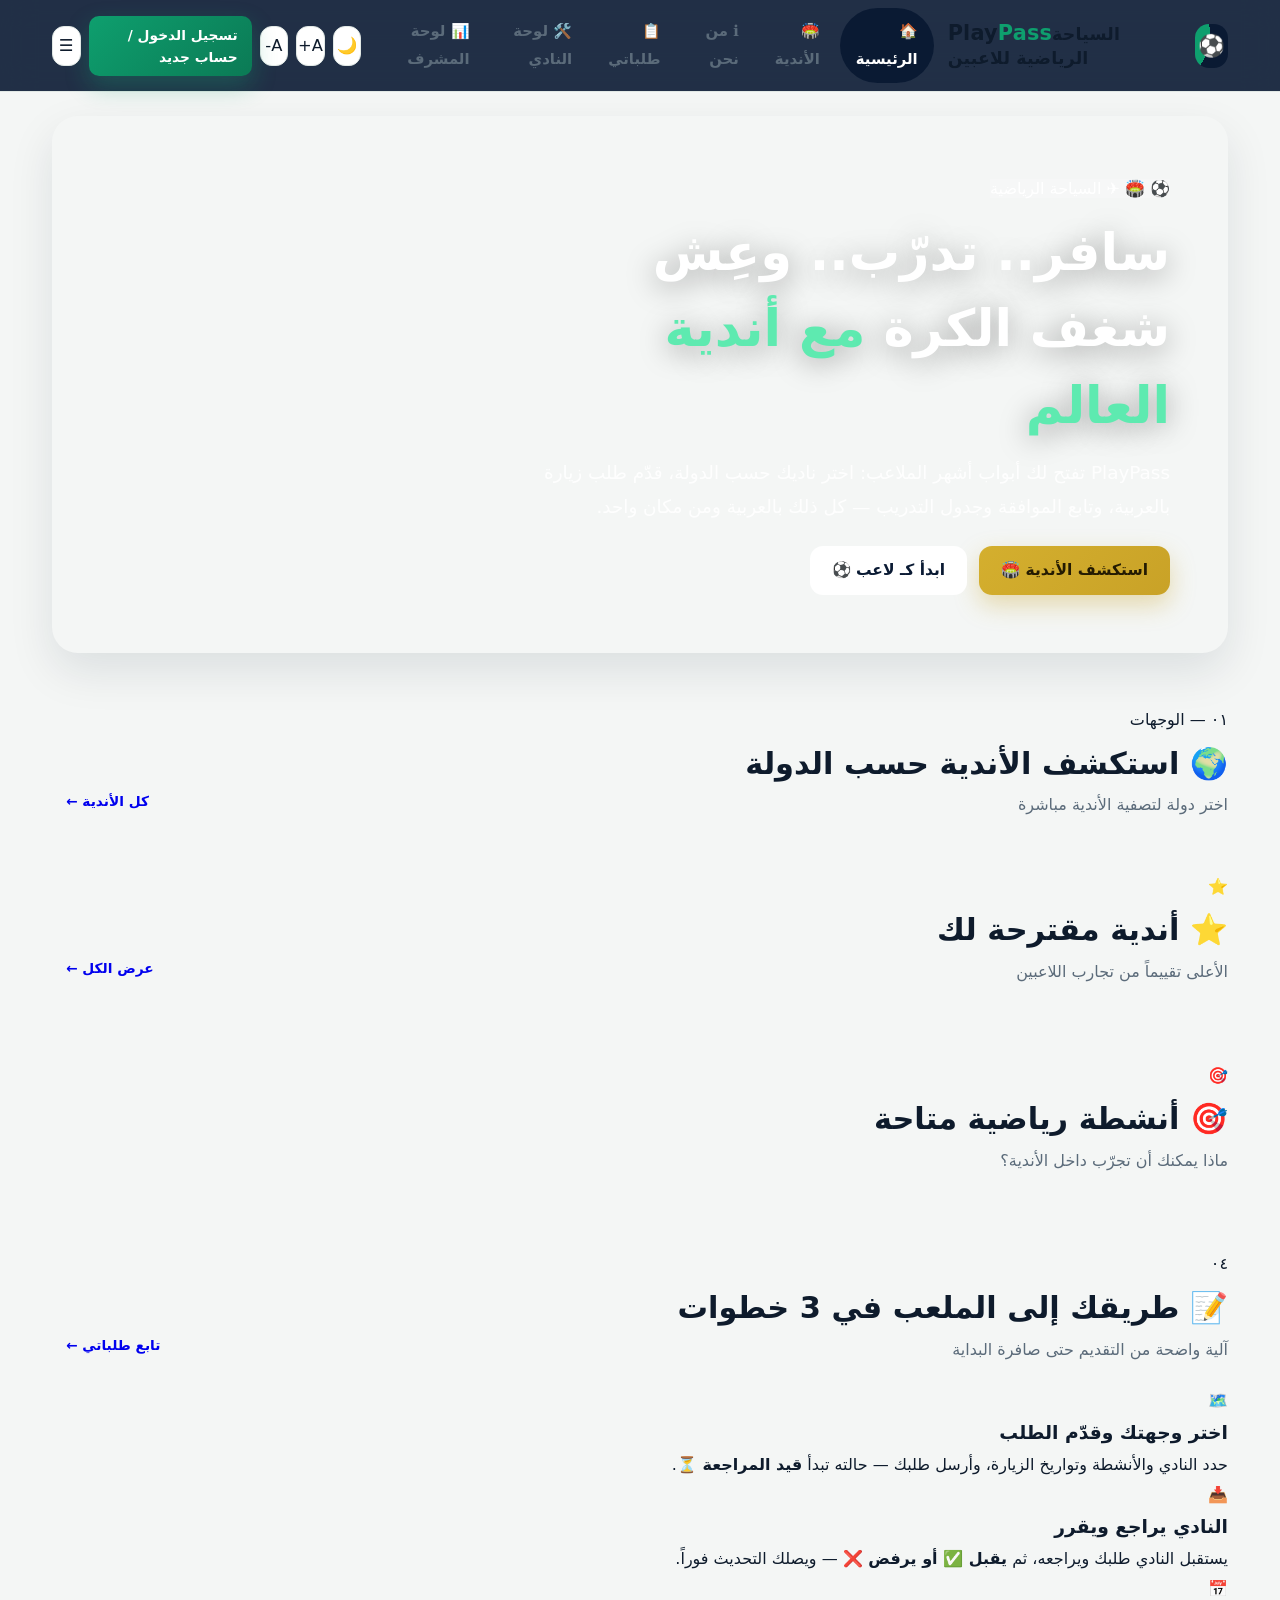
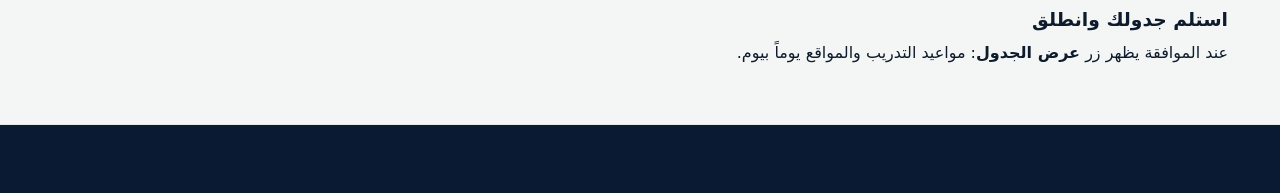
<file: index.html>
<!DOCTYPE html>
<html lang="ar" dir="rtl" data-theme="light">
<head>
<meta charset="UTF-8"><meta name="viewport" content="width=device-width, initial-scale=1.0">
<title>PlayPass | السياحة الرياضية — تدرّب مع أندية العالم</title>
<style>
* { box-sizing: border-box; margin: 0; padding: 0; }
html { font-size: 16px; scroll-behavior: smooth; direction: rtl; }
body { margin: 0; font-family: 'Tajawal', system-ui, Arial, sans-serif; background: #f4f6f5; color: #0e1b2c; line-height: 1.85; }
.container { max-width: 1220px; margin: 0 auto; padding: 0 22px; }
.skip-link { position: absolute; top: -60px; right: 16px; background: #0a1a33; color: #fff; padding: 8px 14px; border-radius: 8px; z-index: 99; text-decoration: none; }
.site-header { position: sticky; top: 0; z-index: 50; background: rgba(10, 26, 51, 0.9); backdrop-filter: blur(16px); border-bottom: 1px solid #e1e8e5; }
.header-inner { min-height: 72px; display: flex; align-items: center; gap: 14px; justify-content: space-between; padding-block: 8px; }
.brand { display: flex; align-items: center; gap: 11px; text-decoration: none; }
.brand-mark { width: 44px; height: 44px; border-radius: 14px; display: grid; place-items: center; color: #fff; font-size: 1.35rem; background: conic-gradient(from 210deg, #0e9f6e 0 40%, #0a1a33 40% 100%); }
.wordmark { font-weight: 900; font-size: 1.3rem; letter-spacing: 0.2px; line-height: 1.15; color: #0e1b2c; direction: ltr; }
.wordmark b { color: #0e9f6e; }
.nav { display: flex; gap: 4px; align-items: center; }
.nav a { text-decoration: none; padding: 9px 15px; border-radius: 999px; font-weight: 800; font-size: 0.93rem; color: #5b6b7a; transition: 0.2s; border: 1px solid transparent; }
.nav a:hover { color: #0b7a55; background: #e2f4ec; }
.nav a.active { background: #0a1a33; color: #fff; }
.header-actions { display: flex; gap: 8px; align-items: center; }
.icon-btn { border: 1px solid #e1e8e5; background: #ffffff; color: #0e1b2c; width: 40px; height: 40px; border-radius: 12px; cursor: pointer; display: grid; place-items: center; font-size: 1.02rem; font-family: inherit; }
.btn { border: 0; cursor: pointer; font-family: inherit; font-weight: 800; border-radius: 13px; padding: 12px 22px; font-size: 0.97rem; display: inline-flex; align-items: center; gap: 8px; justify-content: center; text-decoration: none; transition: transform 0.15s; line-height: 1.6; }
.btn:active { transform: scale(0.97); }
.btn-primary { background: linear-gradient(135deg, #0e9f6e, #0b7a55); color: #fff; box-shadow: 0 10px 24px rgba(14, 159, 110, 0.32); }
.btn-primary:hover { filter: brightness(1.06); }
.btn-accent { background: linear-gradient(135deg, #d4af2e, #c9a227); color: #241b02; box-shadow: 0 10px 24px rgba(201, 162, 39, 0.35); }
.btn-light { background: #fff; color: #0a1a33; }
.btn-light:hover { filter: brightness(0.95); }
.btn-sm { padding: 8px 14px; font-size: 0.86rem; border-radius: 10px; }
.grid { display: grid; gap: 16px; }
.grid.clubs { grid-template-columns: repeat(auto-fill, minmax(270px, 1fr)); }
.grid.activities { grid-template-columns: repeat(auto-fill, minmax(220px, 1fr)); }
.hero-luxe { position: relative; border-radius: 26px; overflow: hidden; margin-top: 24px; min-height: 520px; display: flex; align-items: flex-end; color: #fff; box-shadow: 0 18px 45px rgba(10, 26, 51, 0.1); }
.hero-inner { position: relative; z-index: 2; padding: clamp(26px, 5vw, 58px); max-width: 760px; }
.hero-inner h1 { margin: 10px 0 12px; font-size: clamp(1.9rem, 4.6vw, 3.2rem); line-height: 1.5; font-weight: 900; text-shadow: 0 4px 30px rgba(0,0,0,0.4); }
.hero-inner em { font-style: normal; color: #5eeab0; }
.hero-inner p { margin: 0 0 22px; font-size: clamp(1rem, 1.6vw, 1.15rem); opacity: 0.93; max-width: 60ch; }
.hero-cta { display: flex; gap: 12px; flex-wrap: wrap; }
.card { background: #ffffff; border: 1px solid #e1e8e5; border-radius: 18px; box-shadow: 0 18px 45px rgba(10, 26, 51, 0.1); overflow: hidden; transition: transform 0.25s; display: flex; flex-direction: column; }
.card:hover { transform: translateY(-5px); box-shadow: 0 18px 45px rgba(10, 26, 51, 0.15); }
.card-cover { height: 190px; display: grid; place-items: center; font-size: 3.2rem; color: #fff; position: relative; overflow:hidden; }
.card-body { padding: 18px; display: grid; gap: 9px; flex: 1; }
.card-body h3 { margin: 0; font-size: 1.12rem; }
.card-actions { padding: 0 18px 18px; display: flex; gap: 8px; flex-wrap: wrap; }
.section { margin: 52px 0; }
.section-head { display: flex; align-items: end; justify-content: space-between; gap: 16px; margin-bottom: 22px; }
.section-head h2 { margin: 6px 0 4px; font-size: clamp(1.4rem, 2.6vw, 1.9rem); font-weight: 900; line-height: 1.5; }
.section-head p { margin: 0; color: #5b6b7a; }
.status { font-size: 0.8rem; font-weight: 800; padding: 5px 13px; border-radius: 999px; display: inline-flex; align-items: center; gap: 6px; }
.status.approved { background: #dcfce7; color: #166534; }
.status.pending { background: #fef3c7; color: #92400e; }
.status.rejected { background: #fee2e2; color: #991b1b; }
footer { margin-top: 56px; border-top: 1px solid #e1e8e5; background: #0a1a33; color: #c8d4e2; padding: 34px 0; font-size: 0.9rem; }
footer b { color: #fff; }
footer code { background: rgba(255,255,255,0.12); padding: 1px 7px; border-radius: 6px; color: #fff; font-size: 0.82rem; }
.foot-grid { display: flex; justify-content: space-between; gap: 18px; flex-wrap: wrap; align-items: flex-start; }
@media(max-width: 960px) { .container { padding-inline: 15px; } .section { margin: 38px 0; } th, td { padding: 10px; } .hero-stats > div { flex: 1 1 40%; } }
@media (prefers-reduced-motion: reduce) { * { animation: none !important; transition: none !important; } }
</style>
</head>
<body>
<a class="skip-link" href="#main">تخطَّ إلى المحتوى</a>
<header class="site-header" id="siteHeader">
  <div class="container header-inner">
    <a class="brand" href="index.html" aria-label="PlayPass الرئيسية">
      <span class="brand-mark">⚽</span>
      <span class="wordmark">Play<b>Pass</b><small>السياحة الرياضية للاعبين</small></span>
    </a>
    <nav class="nav" id="mainNav" aria-label="التنقل الرئيسي">
      <a href="index.html" class="active">🏠 الرئيسية</a>
      <a href="clubs.html">🏟️ الأندية</a>
      <a href="about.html">ℹ️ من نحن</a>
      <a href="my-requests.html">📋 طلباتي</a>
      <a href="club-dashboard.html">🛠️ لوحة النادي</a>
      <a href="admin-dashboard.html">📊 لوحة المشرف</a>
    </nav>
    <div class="header-actions">
      <button class="icon-btn" id="themeBtn" onclick="toggleTheme()" title="الوضع الليلي/النهاري" aria-label="تبديل المظهر">🌙</button>
      <button class="icon-btn" onclick="fontBigger()" title="تكبير الخط" aria-label="تكبير الخط">A+</button>
      <button class="icon-btn" onclick="fontSmaller()" aria-label="تصغير الخط" aria-label="تصغير الخط">A-</button>
      <a class="btn btn-primary btn-sm" href="login.html">تسجيل الدخول / حساب جديد</a>
      <button class="icon-btn burger" onclick="document.getElementById('mainNav').classList.toggle('open')" aria-label="القائمة">☰</button>
    </div>
  </div>
</header>

<main class="container" id="main">
  <!-- Hero Section -->
  <section class="hero-luxe reveal">
    <div class="hero-inner">
      <span class="eyebrow" style="background:rgba(255,255,255,.14);border-color:rgba(255,255,255,.3);color:#fff">⚽ 🏟️ ✈️ السياحة الرياضية</span>
      <h1>سافر.. تدرّب.. وعِش شغف الكرة <em>مع أندية العالم</em></h1>
      <p>PlayPass تفتح لك أبواب أشهر الملاعب: اختر ناديك حسب الدولة، قدّم طلب زيارة بالعربية، وتابع الموافقة وجدول التدريب — كل ذلك بالعربية ومن مكان واحد.</p>
      <div class="hero-cta">
        <a class="btn btn-accent" href="clubs.html">استكشف الأندية 🏟️</a>
        <a class="btn btn-light" href="login.html">ابدأ كـ لاعب ⚽</a>
      </div>
    </div>
  </section>

  <!-- Countries Section -->
  <section class="section">
    <div class="section-head reveal"><div><span class="idx">٠١ — الوجهات</span><h2>🌍 استكشف الأندية حسب الدولة</h2><p>اختر دولة لتصفية الأندية مباشرة</p></div><a class="btn btn-ghost btn-sm" href="clubs.html">كل الأندية ←</a></div>
    <div class="country-rail reveal" id="countryGrid"></div>
  </section>

  <!-- Featured Clubs -->
  <section class="section">
    <div class="section-head reveal"><div><span class="idx">⭐</span><h2>⭐ أندية مقترحة لك</h2><p>الأعلى تقييماً من تجارب اللاعبين</p></div><a class="btn btn-ghost btn-sm" href="clubs.html">عرض الكل ←</a></div>
    <div class="grid clubs" id="clubGrid"></div>
  </section>

  <!-- Activities Section -->
  <section class="section">
    <div class="section-head reveal"><div><span class="idx">🎯</span><h2>🎯 أنشطة رياضية متاحة</h2><p>ماذا يمكنك أن تجرّب داخل الأندية؟</p></div></div>
    <div class="grid activities reveal" id="actGrid"></div>
  </section>

  <!-- How It Works -->
  <section class="section">
    <div class="section-head reveal"><div><span class="idx">٠٤</span><h2>📝 طريقك إلى الملعب في 3 خطوات</h2><p>آلية واضحة من التقديم حتى صافرة البداية</p></div><a class="btn btn-ghost btn-sm" href="my-requests.html">تابع طلباتي ←</a></div>
    <div class="steps reveal">
      <div class="step">
        <div class="st-ic">🗺️</div>
        <h3>اختر وجهتك وقدّم الطلب</h3>
        <p>حدد النادي والأنشطة وتواريخ الزيارة، وأرسل طلبك — حالته تبدأ <b>قيد المراجعة ⏳</b>.</p>
      </div>
      <div class="step">
        <div class="st-ic">📥</div>
        <h3>النادي يراجع ويقرر</h3>
        <p>يستقبل النادي طلبك ويراجعه، ثم <b>يقبل ✅ أو يرفض ❌</b> — ويصلك التحديث فوراً.</p>
      </div>
      <div class="step">
        <div class="st-ic">📅</div>
        <h3>استلم جدولك وانطلق</h3>
        <p>عند الموافقة يظهر زر <b>عرض الجدول</b>: مواعيد التدريب والمواقع يوماً بيوم.</p>
      </div>
    </div>
  </section>
</main>
<footer id="siteFooter"></footer><div id="toasts"></div>
<script>
// بيانات الأندية (مدمجة في الصفحة)
const CLUBS = [
  { id:"c-hilal", name:"نادي الهلال", country:"السعودية", flag:"🇸🇦", city:"الرياض", color1:"#0b2447", color2:"#1a6fd4", emoji:"🌙", stadium:"المملكة أرينا", capacity:26000, founded:1957, activities:["تدريب كرة قدم جماعي","تدريب لياقة بدنية","ورشة تكتيكية","جولة في الملعب والمتحف","لقاء مع لاعبي الفريق الأول"] },
  { id:"c-barca", name:"نادي برشلونة", country:"إسبانيا", flag:"🇪🇸", city:"برشلونة", color1:"#a50044", color2:"#004d98", emoji:"🔵", stadium:"الكامب نو", capacity:99354, founded:1899, activities:["تدريب بأسلوب لاماسيا","تحليل أداء بالفيديو","جولة في الكامب نو","ورشة تغذية رياضية","مباراة ودية مع فئات النادي"] },
  { id:"c-bayern", name:"بايرن ميونخ", country:"ألمانيا", flag:"🇩🇪", city:"ميونخ", color1:"#dc052d", color2:"#7a0019", emoji:"🔴", stadium:"أليانز أرينا", capacity:75000, founded:1900, activities:["تدريب بدني عالي الكثافة","ورشة تكتيكية","اختبارات قياس بدنية","جولة في أليانز أرينا"] },
  { id:"c-ahly", name:"النادي الأهلي", country:"مصر", flag:"🇪🇬", city:"القاهرة", color1:"#c8102e", color2:"#7a0019", emoji:"🦅", stadium:"استاد القاهرة", capacity:75000, founded:1907, activities:["تدريب كرة قدم جماعي","تدريب حراس المرمى","جولة في الجزيرة","محاضرة في الثقافة الرياضية","مباراة ودية"] },
  { id:"c-ajax", name:"أياكس أمستردام", country:"هولندا", flag:"🇳🇱", city:"أمستردام", color1:"#d2122e", color2:"#ffffff", emoji:"⚪", stadium:"يوهان كرويف أرينا", capacity:55500, founded:1900, activities:["تدريب المهارات الفردية","ورشة ذكاء تكتيكي","قياسات أداء","جولة في الأكاديمية","مباراة مصغرة"] },
  { id:"c-sao", name:"نادي ساو باولو", country:"البرازيل", flag:"🇧🇷", city:"ساو باولو", color1:"#1493d1", color2:"#c8102e", emoji:"🇧🇷", stadium:"المورومبي", capacity:66795, founded:1930, activities:["كرة شاطئية وشوارع","تدريب مهارات السامبا","ورشة إيقاع وحركة","جولة في المورومبي","مباراة استعراضية"] },
  { id:"c-tokyo", name:"طوكيو فيردي", country:"اليابان", flag:"🇯🇵", city:"طوكيو", color1:"#0a7a3d", color2:"#0b2447", emoji:"🟢", stadium:"أجينوموتو", capacity:49970, founded:1969, activities:["تدريب انضباطي صباحي","تحليل تقني بالذكاء الاصطناعي","ورشة ثقافة رياضية"] },
  { id:"c-sydney", name:"نادي سيدني", country:"أستراليا", flag:"🇦🇺", city:"سيدني", color1:"#0ea5e9", color2:"#0b2447", emoji:"🌊", stadium:"أليانز سيدني", capacity:42500, founded:2004, activities:["تدريب لياقة هوائية","تدريب تكتيكي","جولة بحرية رياضية","ورشة إنجليزية رياضية","مباراة ودية"] },
  { id:"c-raja", name:"نادي الرجاء الرياضي", country:"المغرب", flag:"🇲🇦", city:"الدار البيضاء", color1:"#0a7a3d", color2:"#ffffff", emoji:"🦅", stadium:"دونور", capacity:67000, founded:1949, activities:["تدريب جماعي","جولة في مركب الوازيس","لقاء مع الجماهير","ورشة تكتيكية","مباراة ودية"] },
  { id:"c-galatasaray", name:"نادي غلطة سراي", country:"تركيا", flag:"🇹🇷", city:"إسطنبول", color1:"#ff0000", color2:"#ffffff", emoji:"🟡", stadium:"رامضان شكر", capacity:52000, founded:1905, activities:["تدريب كرة قدم جماعي","جولة في ملعب رامضان شكر","حفلات ونشاطات ترفيهية","جولات سياحية في إسطنبول","تجارب طعام تركي أصلي"] }
];

// بناء قائمة الدول
const sel = document.getElementById("fCountry");
const countries = [...new Set(CLUBS.map(c => c.country.trim()))];
countries.forEach(c => {
  const o = document.createElement("option");
  o.value = c;
  o.textContent = c;
  sel.appendChild(o);
});

// دالة عرض الأندية
function render(){
  const co = sel.value.trim();
  const q = document.getElementById("fSearch").value.trim();
  let list = CLUBS.slice();
  if(co) list = list.filter(c => c.country.trim() === co);
  if(q) list = list.filter(c => c.name.includes(q) || c.city.includes(q));
  document.getElementById("grid").innerHTML = list.map(c => `
    <article class="card">
      <div class="card-cover" style="background:linear-gradient(135deg,${c.color1},${c.color2})"><span class="flag">${c.flag}</span>${c.emoji}</div>
      <div class="card-body"><h3>${c.name}</h3>
        <div class="meta"><span class="tag">📍 ${c.country} — ${c.city}</span><span class="tag green">${c.activities.length} أنشطة</span></div>
        <small style="color:var(--muted)">تأسس ${c.founded} • سعة الملعب ${Number(c.capacity).toLocaleString("ar")} متفرج</small>
      </div>
      <div class="card-actions"><a class="btn btn-primary btn-sm" href="club-details.html?id=${c.id}">عرض التفاصيل</a></div>
    </article>`).join("");
  document.getElementById("empty").style.display = list.length ? "none" : "";
}
render();
</script>
</body>
</html>
</file>
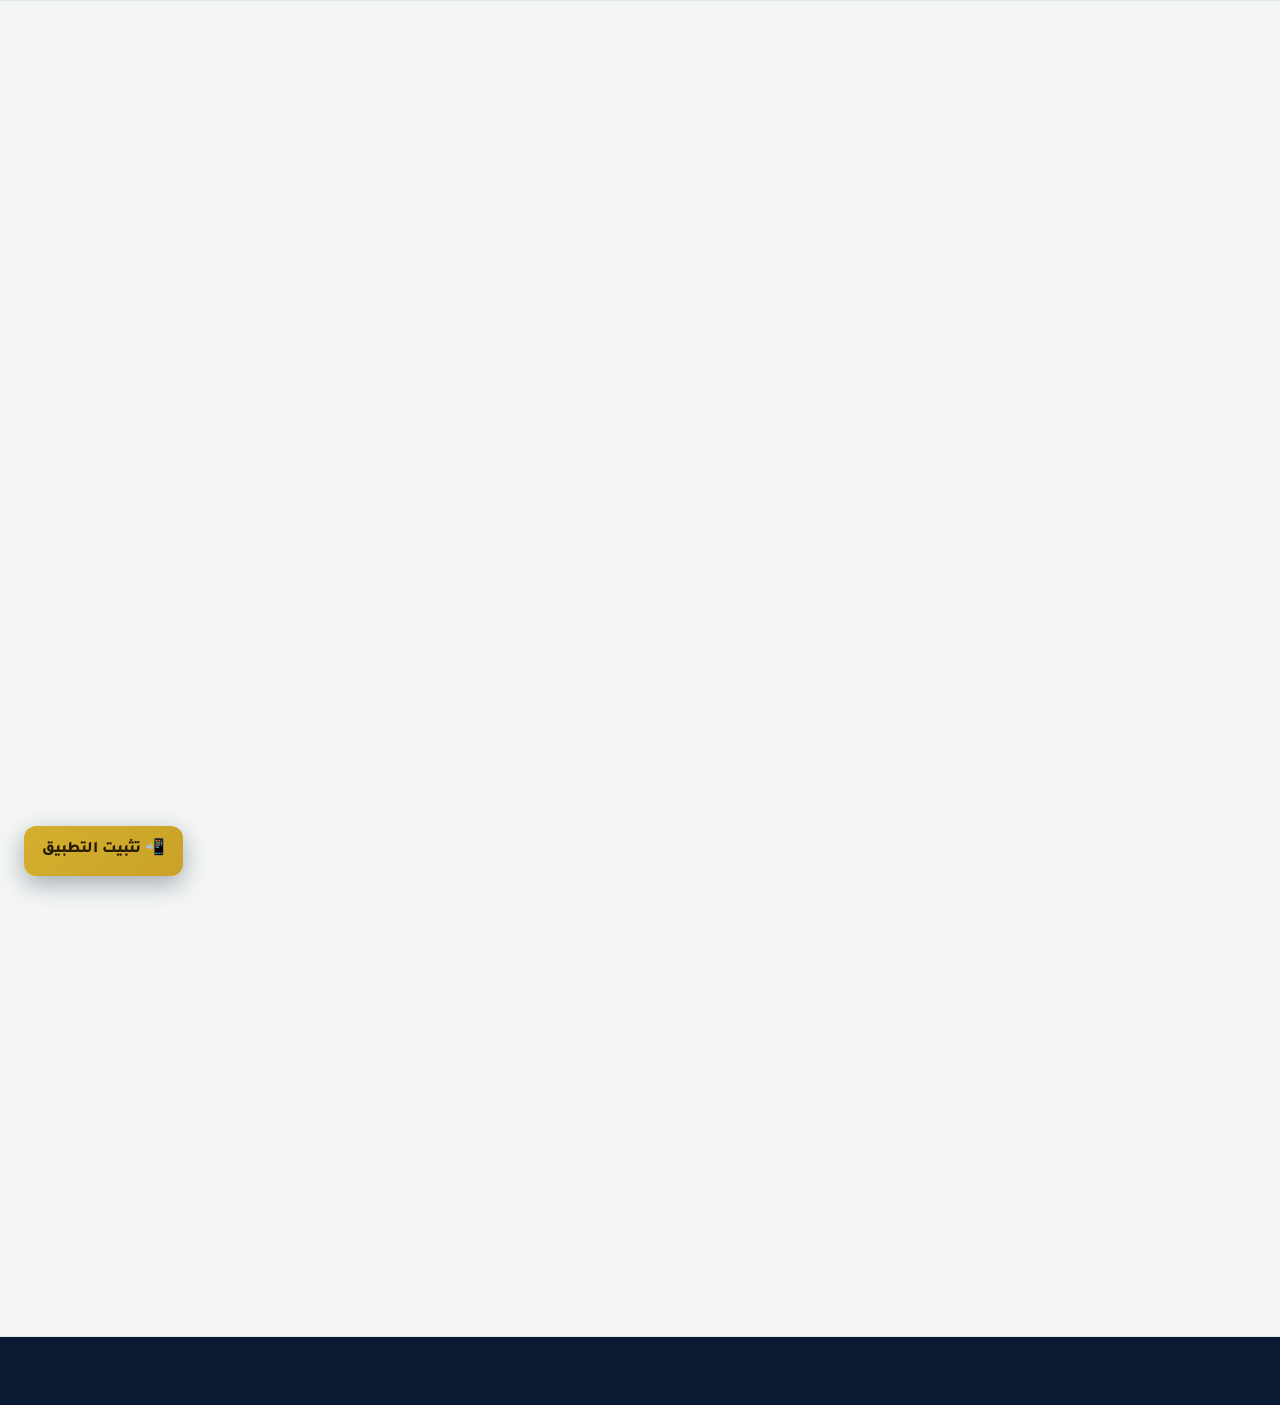
<file: about.html>
<!DOCTYPE html>
<html lang="ar" dir="rtl" data-theme="light">
<head>
<meta charset="UTF-8"><meta name="viewport" content="width=device-width, initial-scale=1.0">
<title>من نحن | PlayPass</title>
<meta name="description" content="تعرف على PlayPass — منصة السياحة الرياضية التي تسهل اكتشاف الأندية والملاعب والأنشطة الرياضية حول العالم.">
<link rel="stylesheet" href="css/style.css">
<link rel="manifest" href="manifest.webmanifest">
<meta name="theme-color" content="#0a1a33">
<link rel="icon" type="image/svg+xml" href="icon.svg">
<link rel="apple-touch-icon" href="icons/apple-touch-icon.png">
</head>
<body>
<a class="skip-link" href="#main">تخطَّ إلى المحتوى</a>
<header class="site-header" id="siteHeader"></header>
<main class="container" id="main">
  <section class="page-hero reveal">
    <div class="ph" id="pagePh"></div>
    <div class="in"><span class="eyebrow" style="background:rgba(255,255,255,.14);border-color:rgba(255,255,255,.3);color:#fff">قصتنا</span>
      <h1>ℹ️ من نحن</h1><p>PlayPass — جسرك العربي إلى ملاعب العالم</p></div>
  </section>

  <div class="section">
    <div class="panel reveal">
      <h3>⚽ ما هي PlayPass؟</h3>
      <p class="lead">PlayPass منصة سياحة رياضية عربية تهدف إلى <b>تسهيل اكتشاف الأندية والملاعب والأنشطة الرياضية</b> حول العالم. نربط اللاعبين بالأندية المضيفة ليكتشفوا ثقافات كروية جديدة، ويتعرفوا على <b>الزيارات والبرامج التدريبية المتاحة</b> — من حصص لاماسيا في برشلونة إلى الانضباط البافاري في ميونخ وأجواء الكورفا سود في الدار البيضاء — كل ذلك بالعربية ومن مكان واحد.</p>
      <div class="kpis" id="aboutStats"></div>
    </div>
  </div>

  <div class="section">
    <div class="section-head reveal"><div><span class="idx">ماذا نقدم</span><h2>🎯 خدمات المنصة</h2></div></div>
    <div class="grid activities reveal">
      <div class="activity-card"><div class="activity-ic">🌍</div><div><b>اكتشاف الأندية</b><br><small style="color:var(--muted)">استعرض أندية 9 دول وصّفها حسب الدولة والمدينة والملعب.</small></div></div>
      <div class="activity-card"><div class="activity-ic">📝</div><div><b>طلبات زيارة منظمة</b><br><small style="color:var(--muted)">اختر الأنشطة والتواريخ وأرسل طلبك وتابع حالته لحظة بلحظة.</small></div></div>
      <div class="activity-card"><div class="activity-ic">📅</div><div><b>جداول تدريبية</b><br><small style="color:var(--muted)">استلم جدول زيارتك بالمواعيد والمواقع بعد موافقة النادي.</small></div></div>
      <div class="activity-card"><div class="activity-ic">🤝</div><div><b>تبادل الخبرات</b><br><small style="color:var(--muted)">تواصل رياضي وثقافي بين اللاعبين والأندية حول العالم.</small></div></div>
    </div>
  </div>

  <div class="section">
    <div class="cta-band reveal">
      <div class="ph" id="ctaPh"></div>
      <div class="cta-in">
        <span class="eyebrow" style="background:rgba(255,255,255,.14);border-color:rgba(255,255,255,.3);color:#fff">انضم إلينا</span>
        <h2>جاهز تبدأ رحلتك الكروية؟</h2>
        <p>تصفح الأندية المشاركة وقدّم أول طلب زيارة اليوم.</p>
        <div style="display:flex;gap:10px;flex-wrap:wrap">
          <a class="btn btn-light" href="index.html">🏠 العودة إلى الصفحة الرئيسية</a>
          <a class="btn btn-accent" href="clubs.html">استعرض الأندية 🏟️</a>
        </div>
      </div>
    </div>
  </div>
</main>
<footer id="siteFooter"></footer><div id="toasts"></div>
<script src="js/seed.js"></script><script src="js/store.js"></script><script src="js/app.js"></script>
<script>
renderChrome("about");
(function(){
  document.getElementById("pagePh").innerHTML = ph(uimg(HERO_IMG, 1600), "🏟️", "ملاعب العالم");
  document.getElementById("ctaPh").innerHTML = ph(uimg(window.CLUB_IMGS["c-barca"], 1400), "⚽", "أجواء الملاعب");
  const db = DB.all();
  document.getElementById("aboutStats").innerHTML = `
    <div class="kpi"><small>🏟️ أندية مضيفة</small><b>${db.clubs.length}</b></div>
    <div class="kpi"><small>🌍 دول</small><b>${DB.countries().length}</b></div>
    <div class="kpi"><small>🎯 أنشطة متاحة</small><b>${db.clubs.reduce((n,c)=>n+c.activities.length,0)}</b></div>`;
})();
</script>
</body>
</html>
</file>
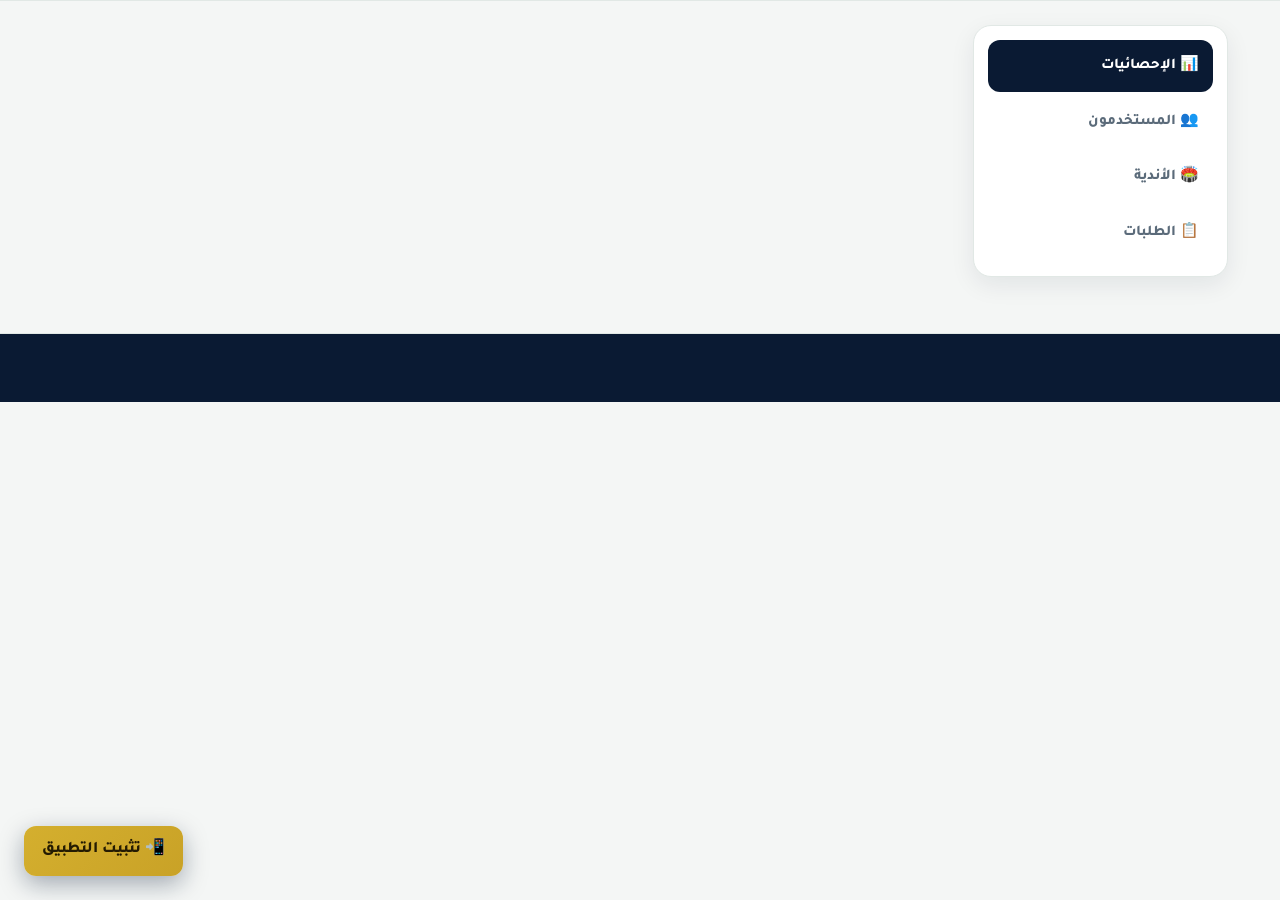
<file: admin-dashboard.html>
<!DOCTYPE html>
<html lang="ar" dir="rtl" data-theme="light">
<head>
<meta charset="UTF-8"><meta name="viewport" content="width=device-width, initial-scale=1.0">
<title>لوحة تحكم المشرف | PlayPass</title>
<link rel="stylesheet" href="css/style.css">
<link rel="manifest" href="manifest.webmanifest">
<meta name="theme-color" content="#0a1a33">
<link rel="icon" type="image/svg+xml" href="icon.svg">
<link rel="apple-touch-icon" href="icons/apple-touch-icon.png">
</head>
<body>
<a class="skip-link" href="#main">تخطَّ إلى المحتوى</a>
<header class="site-header" id="siteHeader"></header>
<main class="container" id="main">
  <div class="dash">
    <aside class="side" aria-label="قائمة المشرف">
      <a href="#" class="active" onclick="tab('over',this);return false">📊 الإحصائيات</a>
      <a href="#" onclick="tab('users',this);return false">👥 المستخدمون</a>
      <a href="#" onclick="tab('clubs',this);return false">🏟️ الأندية</a>
      <a href="#" onclick="tab('reqs',this);return false">📋 الطلبات</a>
    </aside>
    <div>
      <div id="pane-over"></div>
      <div id="pane-users" style="display:none"></div>
      <div id="pane-clubs" style="display:none"></div>
      <div id="pane-reqs" style="display:none"></div>
    </div>
  </div>
</main>
<footer id="siteFooter"></footer><div id="toasts"></div>
<script src="js/seed.js"></script><script src="js/store.js"></script><script src="js/app.js"></script>
<script>
renderChrome("admin");
const s = requireRole(["admin"], "login.html");
function tab(t, el){
  document.querySelectorAll(".side a").forEach(a=>a.classList.remove("active"));
  if(el) el.classList.add("active");
  ["over","users","clubs","reqs"].forEach(k=> document.getElementById("pane-"+k).style.display = k===t ? "" : "none");
}
function render(){
  if(!s) return;
  const db = DB.all();
  const nU = db.users.length, nC = db.clubs.length, nR = db.requests.length;
  const pa = db.requests.filter(r=>r.status==="approved").length,
        pp = db.requests.filter(r=>r.status==="pending").length,
        pr = db.requests.filter(r=>r.status==="rejected").length;
  const pct = v => nR ? Math.round(v/nR*100) : 0;

  document.getElementById("pane-over").innerHTML = `
    <div class="panel"><h3>📊 إحصائيات المنصة (صلاحيات الإشراف)</h3>
      <div class="kpis">
        <div class="kpi"><small>👥 المستخدمون</small><b>${nU}</b></div>
        <div class="kpi"><small>🏟️ الأندية</small><b>${nC}</b></div>
        <div class="kpi"><small>📋 الطلبات</small><b>${nR}</b></div>
        <div class="kpi"><small>🌍 الدول</small><b>${DB.countries().length}</b></div>
      </div>
      <div style="display:grid;gap:10px">
        <div><small>⏳ قيد المراجعة ${pp} (${pct(pp)}٪)</small><div class="bar"><i style="width:${pct(pp)}%"></i></div></div>
        <div><small>✅ مقبولة ${pa} (${pct(pa)}٪)</small><div class="bar"><i style="width:${pct(pa)}%"></i></div></div>
        <div><small>❌ مرفوضة ${pr} (${pct(pr)}٪)</small><div class="bar"><i style="width:${pct(pr)}%"></i></div></div>
      </div>
      <div style="margin-top:12px;display:flex;gap:8px;flex-wrap:wrap">
        <button class="btn btn-ghost btn-sm" onclick="DB.reset();render();toast('أُعيدت البيانات التجريبية')">🔄 إعادة تعيين البيانات التجريبية</button>
      </div>
    </div>`;

  document.getElementById("pane-users").innerHTML = `
    <div class="panel"><h3>👥 إدارة المستخدمين (${nU})</h3>
      <div class="table-wrap"><table><thead><tr><th>الاسم</th><th>البريد</th><th>الدور</th><th>معلومة</th></tr></thead><tbody>
      ${db.users.map(u=>`<tr><td><b>${esc(u.name)}</b></td><td><small>${esc(u.email)}</small></td>
        <td>${u.role==="player"?"⚽ لاعب":u.role==="club"?"🏟️ نادي":"📊 مشرف"}</td>
        <td><small>${esc(u.country||u.clubId||"—")}</small></td></tr>`).join("")}
      </tbody></table></div>
      <p style="color:var(--muted);font-size:.85rem">ملاحظة: إنشاء حسابات اللاعبين يتم من صفحة الدخول. حسابات الأندية تُدار مع سجلات الأندية.</p>
    </div>`;

  document.getElementById("pane-clubs").innerHTML = `
    <div class="panel"><h3>🏟️ إدارة الأندية (${nC})</h3>
      <div class="table-wrap"><table><thead><tr><th>النادي</th><th>الدولة</th><th>الأنشطة</th><th>الطلبات</th></tr></thead><tbody>
      ${db.clubs.map(c=>`<tr><td><b>${c.flag} ${esc(c.name)}</b></td><td>${esc(c.country)}</td><td>${c.activities.length}</td><td>${db.requests.filter(r=>r.clubId===c.id).length}</td></tr>`).join("")}
      </tbody></table></div>
      <h3 style="margin-top:16px">+ إضافة نادٍ جديد</h3>
      <div style="display:grid;grid-template-columns:1fr 1fr;gap:10px">
        <div class="field"><label>اسم النادي</label><input id="nc-name"></div>
        <div class="field"><label>الدولة</label><input id="nc-country"></div>
        <div class="field"><label>المدينة</label><input id="nc-city"></div>
        <div class="field"><label>الملعب</label><input id="nc-stad"></div>
      </div>
      <div class="field"><label>الوصف</label><textarea id="nc-desc" rows="2"></textarea></div>
      <button class="btn btn-primary" onclick="addClub()">إضافة النادي 🏟️</button>
    </div>`;

  document.getElementById("pane-reqs").innerHTML = `
    <div class="panel"><h3>📋 الإشراف على الطلبات (${nR})</h3>
      <div class="table-wrap"><table><thead><tr><th>المعرف</th><th>النادي</th><th>الفترة</th><th>الحالة</th></tr></thead><tbody>
      ${db.requests.map(r=>{ const c = DB.club(r.clubId)||{name:"—",flag:""}; return `<tr><td><small>${esc(r.id)}</small></td><td>${c.flag} ${esc(c.name)}</td><td><small>${esc(r.start)} ← ${esc(r.end)}</small></td><td>${statusLabel(r.status)}</td></tr>`; }).join("")}
      </tbody></table></div>
    </div>`;
}
window.tab = tab;
window.addClub = function(){
  const name = document.getElementById("nc-name").value.trim(), country = document.getElementById("nc-country").value.trim();
  if(!name || !country){ toast("أدخل اسم النادي والدولة"); return; }
  DB.addClub({ name, country, city: document.getElementById("nc-city").value.trim(), stadium: document.getElementById("nc-stad").value.trim(), desc: document.getElementById("nc-desc").value.trim()||"نادٍ جديد انضم لمنصة PlayPass.", activities:["تدريب كرة قدم جماعي","جولة في الملعب"] });
  toast("تمت إضافة النادي ✅"); render();
};
if(s) render();
</script>
</body>
</html>
</file>
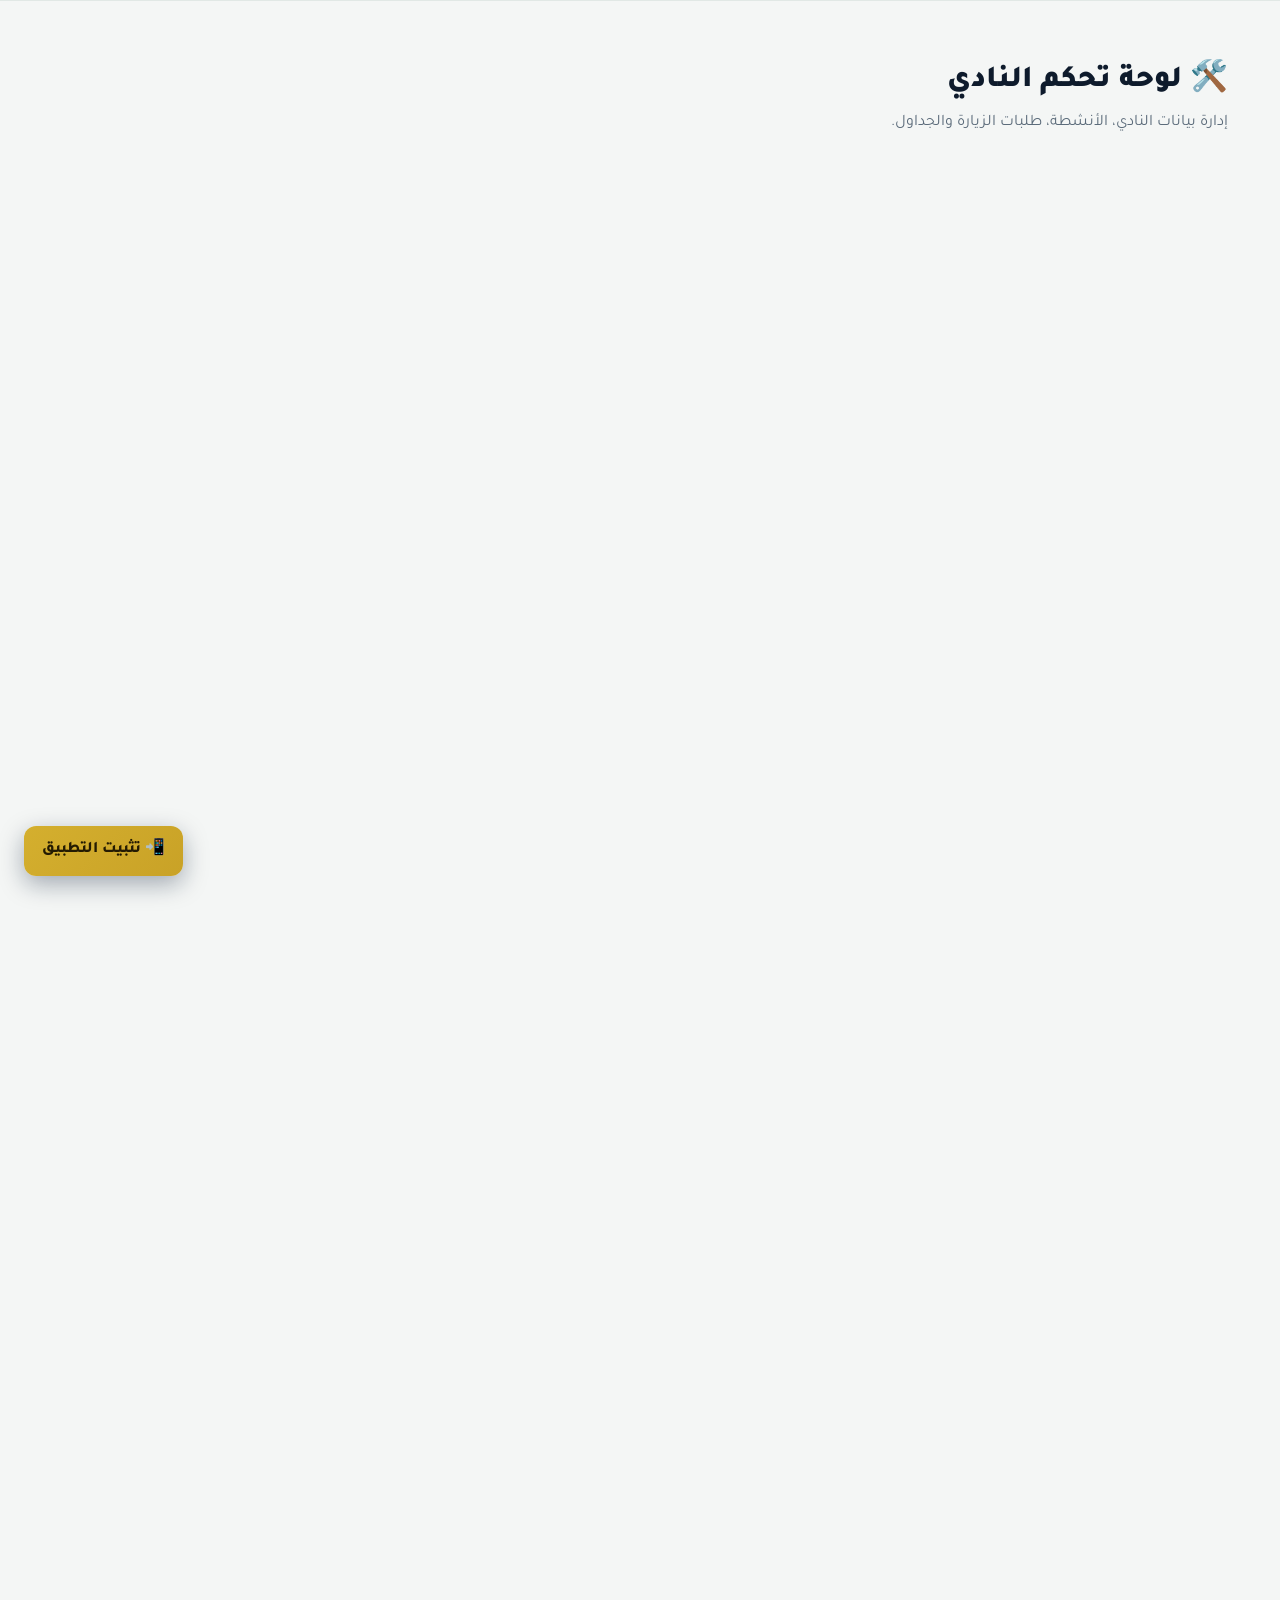
<file: club-dashboard.html>
<!DOCTYPE html>
<html lang="ar" dir="rtl" data-theme="light">
<head>
<meta charset="UTF-8"><meta name="viewport" content="width=device-width, initial-scale=1.0">
<title>لوحة تحكم النادي | PlayPass</title>
<link rel="stylesheet" href="css/style.css">
<link rel="manifest" href="manifest.webmanifest">
<meta name="theme-color" content="#0a1a33">
<link rel="icon" type="image/svg+xml" href="icon.svg">
<link rel="apple-touch-icon" href="icons/apple-touch-icon.png">
</head>
<body>
<a class="skip-link" href="#main">تخطَّ إلى المحتوى</a>
<header class="site-header" id="siteHeader"></header>
<main class="container" id="main">
  <div class="section">
    <div class="section-head"><div><h2>🛠️ لوحة تحكم النادي</h2><p>إدارة بيانات النادي، الأنشطة، طلبات الزيارة والجداول.</p></div></div>

    <!-- بيانات النادي -->
    <div class="panel reveal">
      <h3>🏟️ بيانات النادي</h3>
      <div class="field"><label>اسم النادي</label><input id="clubName" type="text"></div>
      <div class="field"><label>الدولة</label><input id="clubCountry" type="text"></div>
      <div class="field"><label>المدينة</label><input id="clubCity" type="text"></div>
      <div class="field"><label>الملعب</label><input id="clubStadium" type="text"></div>
      <div class="field"><label>الشعار (إيموجي)</label><input id="clubEmoji" type="text" placeholder="⚽"></div>
      <div class="field"><label>وصف النادي</label><textarea id="clubDesc" rows="3"></textarea></div>
      <button class="btn btn-primary" onclick="saveClub()">💾 حفظ البيانات</button>
    </div>

    <!-- الأنشطة -->
    <div class="panel reveal">
      <h3>🎯 الأنشطة المتاحة للزوار</h3>
      <div id="activitiesList" style="display:grid;grid-template-columns:repeat(auto-fit,minmax(200px,1fr));gap:10px"></div>
      <div style="display:flex;gap:8px;margin-top:12px">
        <input id="newAct" type="text" placeholder="نشاط جديد..." style="flex:1;padding:10px;border:1.5px solid var(--border);border-radius:11px;font-family:inherit">
        <button class="btn btn-accent" onclick="addAct()">إضافة</button>
      </div>
    </div>

    <!-- الطلبات -->
    <div class="panel reveal">
      <h3>📥 طلبات الزيارة الواردة</h3>
      <div class="table-wrap"><table><thead><tr><th>اللاعب</th><th>الفترة</th><th>الأنشطة</th><th>الحالة</th><th>إجراء</th></tr></thead><tbody id="reqTableBody"></tbody></table></div>
    </div>

    <!-- الجداول -->
    <div class="panel reveal">
      <h3>📅 إعداد الجداول</h3>
      <div class="field"><label>اختر الطلب المقبول</label><select id="selReq" onchange="renderSlots()"></select></div>
      <div id="slotList" style="display:grid;gap:8px;margin-bottom:12px"></div>
      <div class="field"><label>اليوم</label><input id="nDay" placeholder="مثال: اليوم 1 — 10 نوفمبر"></div>
      <div style="display:grid;grid-template-columns:1fr 1fr;gap:10px">
        <div class="field"><label>الوقت</label><input id="nTime" placeholder="09:00 - 11:00"></div>
        <div class="field"><label>الموقع</label><input id="nPlace" placeholder="الملعب الرئيسي"></div>
      </div>
      <div class="field"><label>النشاط / العنوان</label><input id="nTitle" placeholder="تدريب صباحي"></div>
      <button class="btn btn-primary" onclick="addSlot()">إضافة موعد</button>
    </div>
  </div>
</main>
<footer id="siteFooter"></footer><div id="toasts"></div>
<script src="js/seed.js"></script><script src="js/store.js"></script><script src="js/app.js"></script>
<script>
renderChrome("club");

const s = requireRole(["club"], "login.html");
if(!s || !s.clubId) location.href = "login.html";

const club = DB.getClub(s.clubId);
if(!club) location.href = "login.html";

// تعبئة النموذج
document.getElementById("clubName").value = club.name || "";
document.getElementById("clubCountry").value = club.country || "";
document.getElementById("clubCity").value = club.city || "";
document.getElementById("clubStadium").value = club.stadium || "";
document.getElementById("clubEmoji").value = club.emoji || "⚽";
document.getElementById("clubDesc").value = club.desc || "";

// حفظ بيانات النادي
function saveClub(){
  const patch = {
    name: document.getElementById("clubName").value.trim(),
    country: document.getElementById("clubCountry").value.trim(),
    city: document.getElementById("clubCity").value.trim(),
    stadium: document.getElementById("clubStadium").value.trim(),
    emoji: document.getElementById("clubEmoji").value.trim() || "⚽",
    desc: document.getElementById("clubDesc").value.trim()
  };
  DB.updateClub(s.clubId, patch);
  toast("تم حفظ البيانات ✅");
  renderClubInfo();
}

// عرض الأنشطة
function renderActs(){
  const list = document.getElementById("activitiesList");
  list.innerHTML = (club.activities||[]).map((x,i)=>`
    <div class="card">
      <div class="card-body"><b>${esc(x)}</b><button class="btn btn-danger btn-sm" onclick="delAct(${i})">✕</button></div>
    </div>
  `).join("");
}
renderActs();

function addAct(){
  const v = document.getElementById("newAct").value.trim();
  if(!v) return;
  const c = DB.getClub(s.clubId);
  c.activities.push(v);
  DB.updateClub(s.clubId, {activities: c.activities});
  renderActs();
  document.getElementById("newAct").value = "";
}

function delAct(i){
  const c = DB.getClub(s.clubId);
  c.activities.splice(i,1);
  DB.updateClub(s.clubId, {activities: c.activities});
  renderActs();
  renderReqs();
}

// عرض الطلبات
function renderReqs(){
  const reqs = DB.getClubRequests(s.clubId);
  const tbody = document.getElementById("reqTableBody");
  tbody.innerHTML = reqs.map(r => {
    const p = DB.getUsers().find(u => u.id === r.playerId);
    const pname = p ? p.name : "لاعب";
    return `<tr>
      <td><b>${esc(p.name)}</b><br><small style="color:var(--muted)">${esc(r.createdAt)}</small></td>
      <td><small>${esc(r.start)} ← ${esc(r.end)}</small></td>
      <td><small>${r.activities.map(esc).join("، ")}</small></td>
      <td>${statusLabel(r.status)}</td>
      <td style="white-space:nowrap">
        ${r.status==="pending" ? `
          <button class="btn btn-primary btn-sm" onclick="decide('${r.id}','approved')">قبول</button>
          <button class="btn btn-danger btn-sm" onclick="decide('${r.id}','rejected')">رفض</button>
        ` : `<small style="color:var(--muted)">تم البت</small>`}
      </td>
    </tr>`;
  }).join("");
}

// عرض الجداول
function renderSlots(){
  const rid = document.getElementById("selReq").value;
  if(!rid) return;
  const slots = DB.getScheduleFor(rid);
  const list = document.getElementById("slotList");
  list.innerHTML = slots.map(x => `
    <div class="slot">
      <div class="time">${esc(x.time)}</div>
      <div style="flex:1"><b>${esc(x.title)}</b><br><small style="color:var(--muted)">${esc(x.day)} • 📍 ${esc(x.place)}</small></div>
      <button class="btn btn-danger btn-sm" onclick="delSlot('${x.id}')">✕</button>
    </div>
  `).join("");
}

function addSlot(){
  const requestId = document.getElementById("selReq").value;
  const day = document.getElementById("nDay").value.trim();
  const time = document.getElementById("nTime").value.trim();
  const place = document.getElementById("nPlace").value.trim();
  const title = document.getElementById("nTitle").value.trim();
  if(!day || !time || !title){ toast("أكمل اليوم والوقت والنشاط"); return; }
  DB.addSlot({ requestId, day, time, place: place||"—", title });
  renderSlots();
  document.getElementById("nDay").value = "";
  document.getElementById("nTime").value = "";
  document.getElementById("nPlace").value = "";
  document.getElementById("nTitle").value = "";
}

function delSlot(id){
  DB.removeSlot(id);
  renderSlots();
}

// تحديث قائمة الطلبات المقبولة
function updateSelReq(){
  const selReq = document.getElementById("selReq");
  const current = selReq.value;
  selReq.innerHTML = "";
  const accepted = DB.getRequests().filter(r => r.clubId === s.clubId && r.status === "approved");
  accepted.forEach(r => {
    const o = document.createElement("option");
    o.value = r.id;
    o.textContent = `${esc(r.start)} ← ${esc(r.end)}`;
    if(o.value === current) o.selected = true;
    selReq.appendChild(o);
  });
}

// تهيئة الصفحة
renderReqs();
renderSlots();
updateSelReq();

// تحديث القائمة تلقائياً
setInterval(() => {
  renderReqs();
  updateSelReq();
  renderSlots();
}, 5000);
</script>
</body>
</html>
</file>
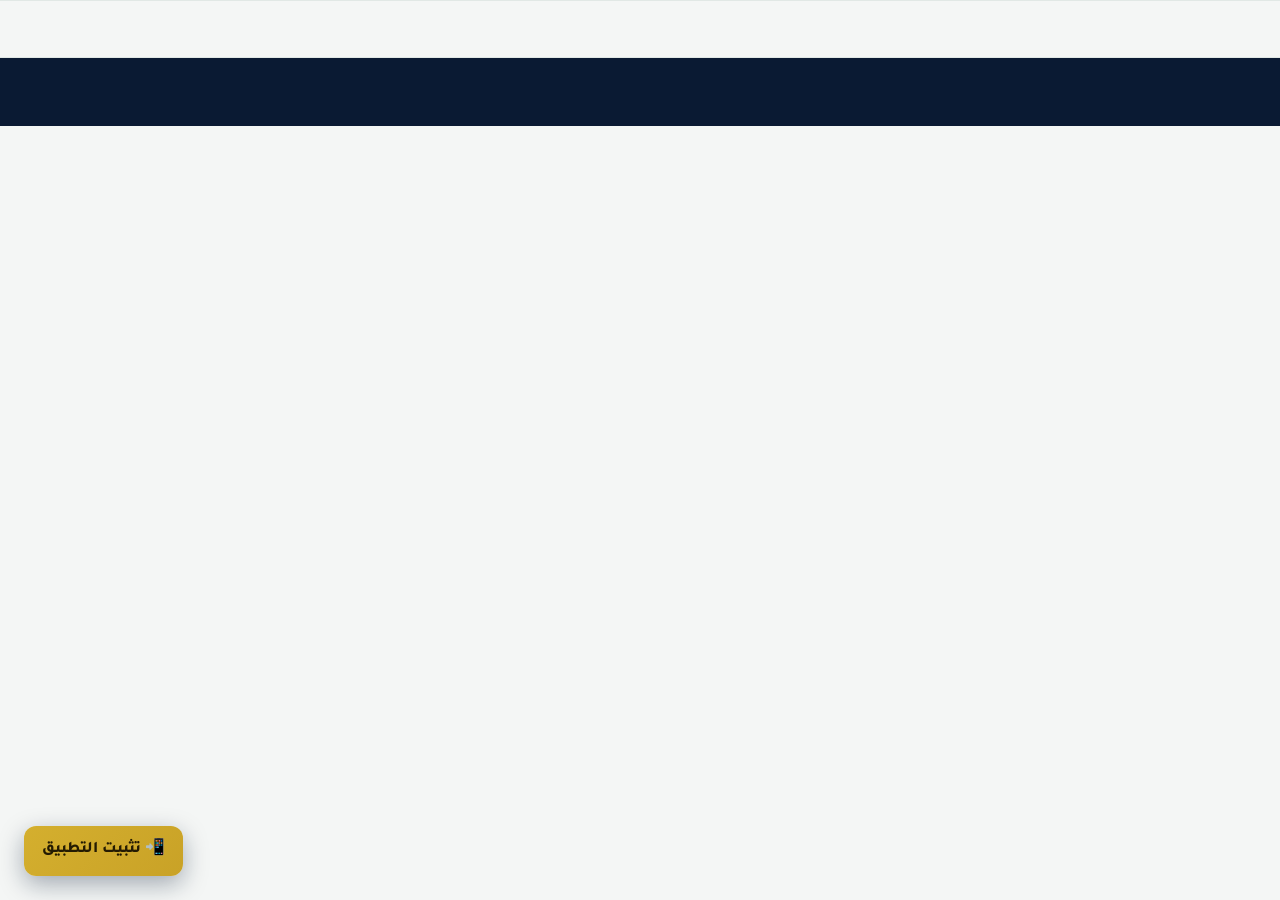
<file: club-details.html>
<!DOCTYPE html>
<html lang="ar" dir="rtl" data-theme="light">
<head>
<meta charset="UTF-8"><meta name="viewport" content="width=device-width, initial-scale=1.0">
<title>تفاصيل النادي | PlayPass</title>
<link rel="stylesheet" href="css/style.css">
<link rel="manifest" href="manifest.webmanifest">
<meta name="theme-color" content="#0a1a33">
<link rel="icon" type="image/svg+xml" href="icon.svg">
<link rel="apple-touch-icon" href="icons/apple-touch-icon.png">
</head>
<body>
<a class="skip-link" href="#main">تخطَّ إلى المحتوى</a>
<header class="site-header" id="siteHeader"></header>
<main class="container" id="main"><div class="section" id="wrap"></div></main>
<footer id="siteFooter"></footer><div id="toasts"></div>
<script src="js/seed.js"></script><script src="js/store.js"></script><script src="js/app.js"></script>
<script>
renderChrome("clubs");
(function(){
  const wrap = document.getElementById("wrap");
  const id = new URLSearchParams(location.search).get("id");
  
  function esc(s){ return String(s==null?"":s).replace(/[&<>"']/g, m=>({"&":"&amp;","<":"&lt;",">":"&gt;",'"':"&quot;","'":"&#39;"}[m])); }
  
  if(!id){
    wrap.innerHTML = '<div class="alert err">未指定 النادي. <a href="clubs.html">عودة للأندية</a></div>';
    return;
  }
  
  const c = DB.getClub(id);
  if(!c){
    wrap.innerHTML = '<div class="alert err">النادي غير موجود. <a href="clubs.html">عودة للأندية</a></div>';
    return;
  }
  
  document.title = c.name + " | PlayPass";
  
  const imgHtml = '<span class="ph-em" aria-hidden="true">' + (c.emoji||"🏟️") + '</span>'
    + '<img src="' + (window.clubImg ? window.clubImg(c.id, 1400) : '') + '" alt="' + esc(c.name) + '" loading="lazy" onerror="this.remove()">';
  
  wrap.innerHTML = `
    <div class="club-hero">
      <div class="club-cover" style="background:linear-gradient(135deg,${c.color1},${c.color2})">
        ${imgHtml}
        <div class="ov"></div><span class="flag">${c.flag}</span>
        <span class="crest">${c.emoji}</span><h1>${esc(c.name)}</h1>
      </div>
      <div class="club-info">
        <div class="meta"><span class="tag">📍 ${esc(c.country)} — ${esc(c.city)}</span><span class="tag green">🏟️ ${esc(c.stadium)}</span><span class="tag">تأسس ${c.founded}</span><span class="tag gold">سعة ${Number(c.capacity).toLocaleString("ar")}</span></div>
        <p class="lead" style="margin:4px 0">${esc(c.desc)}</p>
        <h3>🎯 الأنشطة المتاحة للضيوف (${c.activities.length})</h3>
        <div class="grid activities">${c.activities.map(a=>`<div class="activity-card"><div class="activity-ic">⚽</div><div><b>${esc(a)}</b><br><small style="color:var(--muted)">بإشراف طاقم النادي</small></div></div>`).join("")}</div>
        <div style="display:flex;gap:10px;flex-wrap:wrap;margin-top:8px">
          <a class="btn btn-primary" href="request-visit.html?club=${c.id}">📝 تقديم طلب زيارة</a>
          <a class="btn btn-ghost" href="clubs.html">← كل الأندية</a>
        </div>
      </div>
    </div>`;
})();
</script>
</body>
</html>
</file>
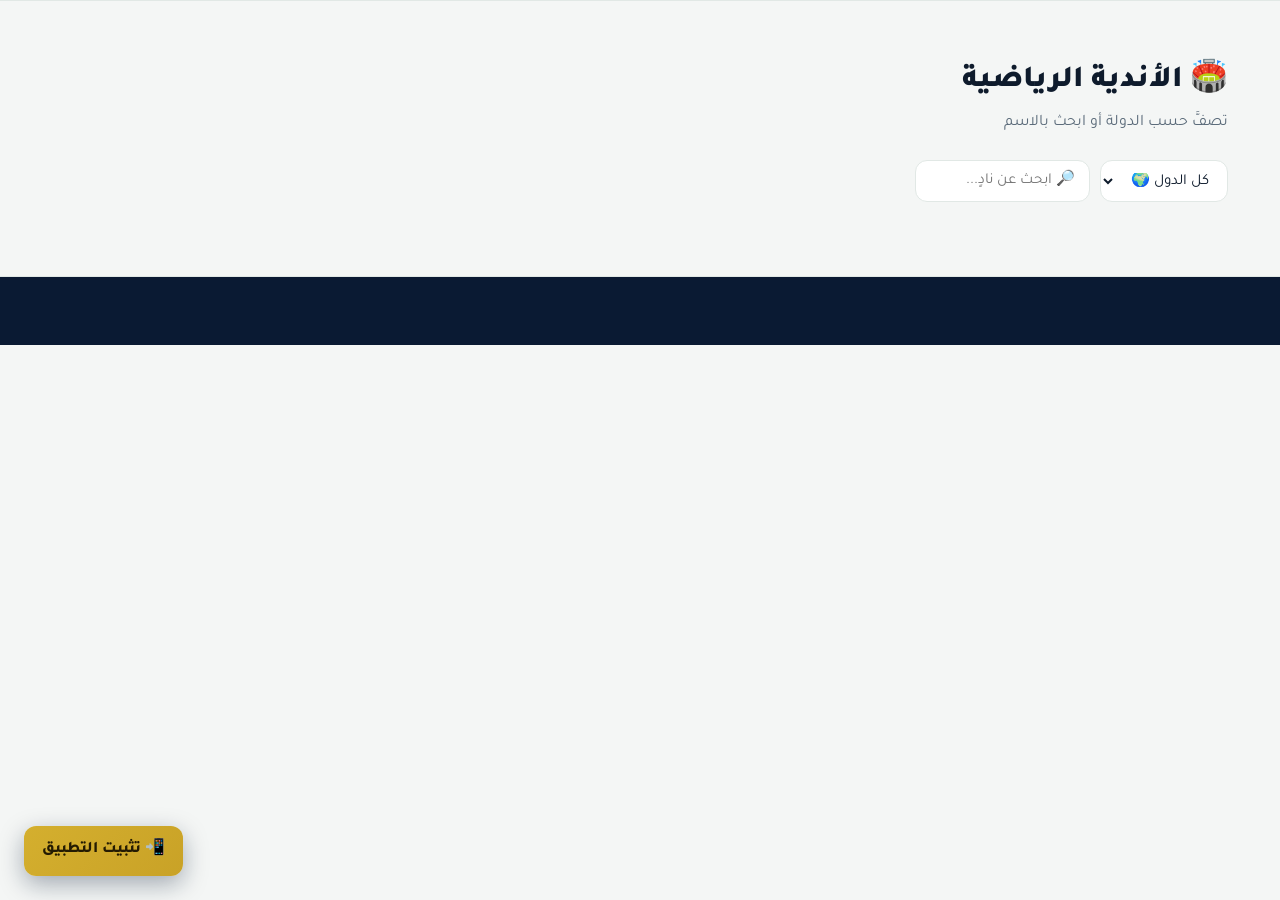
<file: clubs.html>
<!DOCTYPE html>
<html lang="ar" dir="rtl" data-theme="light">
<head>
<meta charset="UTF-8"><meta name="viewport" content="width=device-width, initial-scale=1.0">
<title>استعراض الأندية | PlayPass</title>
<link rel="stylesheet" href="css/style.css">
</head>
<body>
<a class="skip-link" href="#main">تخطَّ إلى المحتوى</a>
<header class="site-header" id="siteHeader"></header>
<main class="container" id="main">
  <div class="section">
    <div class="section-head"><div><h2>🏟️ الأندية الرياضية</h2><p>تصفَّ حسب الدولة أو ابحث بالاسم</p></div></div>
    <div class="filters">
      <select id="fCountry" onchange="render()"><option value="">كل الدول 🌍</option></select>
      <input id="fSearch" placeholder="🔎 ابحث عن نادٍ..." oninput="render()">
    </div>
    <div class="grid clubs" id="grid"></div>
    <p id="empty" style="display:none;color:var(--muted)">لا توجد أندية مطابقة.</p>
  </div>
</main>
<footer id="siteFooter"></footer><div id="toasts"></div>
<script src="js/seed.js"></script><script src="js/store.js"></script><script src="js/app.js"></script>
<script>
renderChrome("clubs");
const sel = document.getElementById("fCountry");
const clubs = DB.clubs();
const countries = [...new Set(clubs.map(c => c.country))];
countries.forEach(c => {
  const o = document.createElement("option");
  o.value = c;
  o.textContent = c;
  sel.appendChild(o);
});
function render(){
  const co = sel.value.trim();
  const q = document.getElementById("fSearch").value.trim();
  let list = clubs.slice();
  if(co) list = list.filter(c => c.country.trim() === co);
  if(q) list = list.filter(c => c.name.includes(q) || c.city.includes(q));
  document.getElementById("grid").innerHTML = list.map(c => `
    <article class="card">
      <div class="card-cover" style="background:linear-gradient(135deg,${c.color1},${c.color2})">${c.emoji}</div>
      <div class="card-body"><h3>${c.name}</h3>
        <div class="meta"><span class="tag">📍 ${c.country} — ${c.city}</span><span class="tag green">${c.activities.length} أنشطة</span></div>
      </div>
      <div class="card-actions"><a class="btn btn-primary btn-sm" href="club-details.html?id=${c.id}">عرض التفاصيل</a></div>
    </article>`).join("");
  document.getElementById("empty").style.display = list.length ? "none" : "";
}
render();
</script>
</body>
</html>
</file>
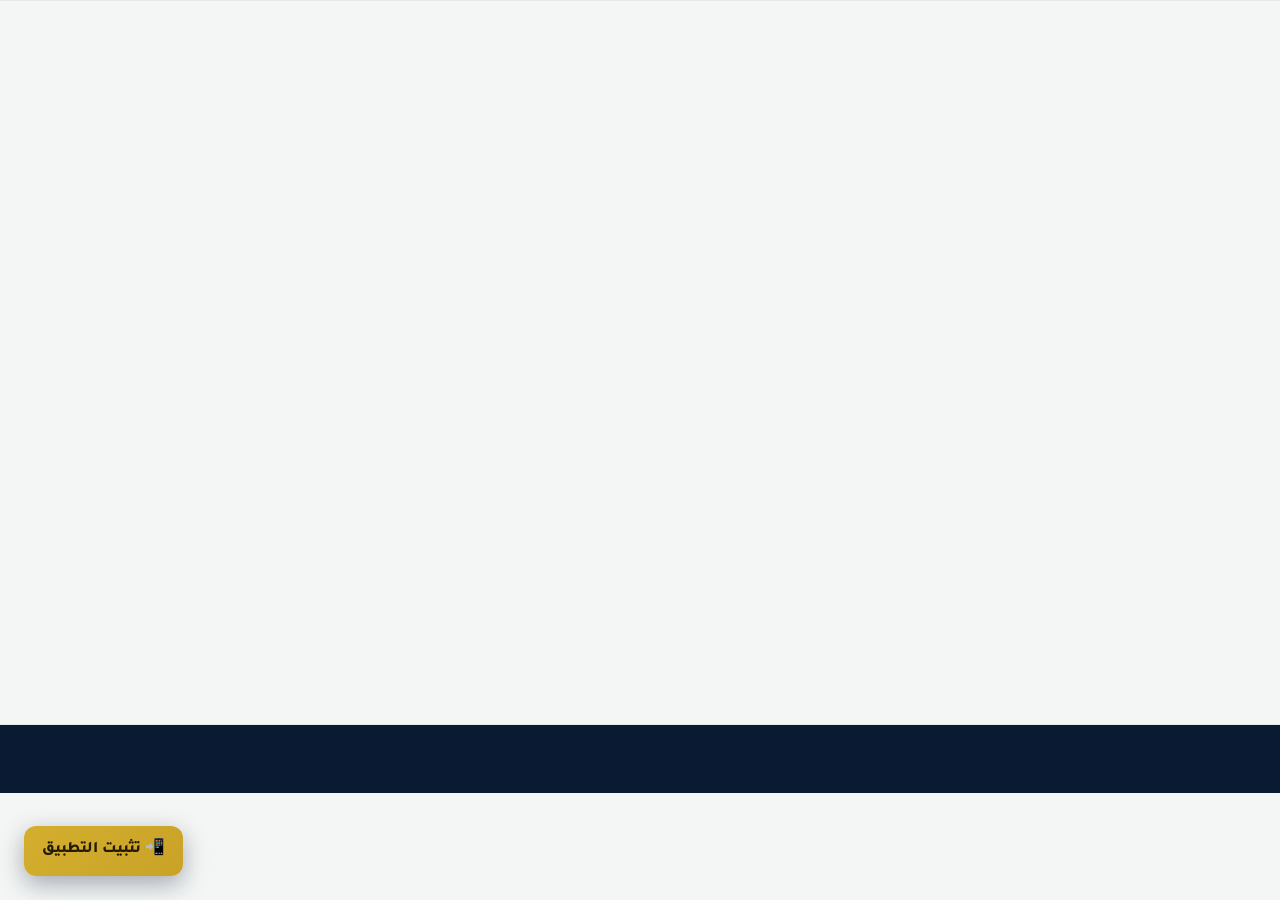
<file: login.html>
<!DOCTYPE html>
<html lang="ar" dir="rtl" data-theme="light">
<head>
<meta charset="UTF-8"><meta name="viewport" content="width=device-width, initial-scale=1.0">
<title>تسجيل الدخول | PlayPass</title>
<link rel="stylesheet" href="css/style.css">
<link rel="manifest" href="manifest.webmanifest">
<meta name="theme-color" content="#0a1a33">
<link rel="icon" type="image/svg+xml" href="icon.svg">
<link rel="apple-touch-icon" href="icons/apple-touch-icon.png">
</head>
<body>
<a class="skip-link" href="#main">تخطَّ إلى المحتوى</a>
<header class="site-header" id="siteHeader"></header>
<main class="container" id="main">
  <div class="section">
    <div class="form-card reveal">
      <h2 style="margin-top:0">🔐 تسجيل الدخول / إنشاء حساب</h2>
      <p style="color:var(--muted)">اختر دورك وسجّل الدخول، أو أنشئ حساب لاعب جديد. <b>وضع تجريبي:</b> الحسابات تُحفظ في متصفحك فقط.</p>
      <div class="tabs" role="tablist">
        <button class="tab active" id="tabLogin" onclick="showTab('login')">تسجيل الدخول</button>
        <button class="tab" id="tabReg" onclick="showTab('reg')">حساب لاعب جديد</button>
      </div>
      <div id="paneLogin">
        <div id="loginMsg"></div>
        <div class="field"><label for="email">البريد الإلكتروني</label><input id="email" type="email" placeholder="player@playpass.sa" autocomplete="username"></div>
        <div class="field"><label for="pass">كلمة المرور</label><input id="pass" type="password" placeholder="••••••" autocomplete="current-password"></div>
        <button class="btn btn-primary" style="width:100%" onclick="doLogin()">دخول</button>
        <div class="alert info" style="margin-top:14px">💡 دخول سريع بحسابات تجريبية:
          <div style="display:flex;gap:8px;flex-wrap:wrap;margin-top:8px">
            <button class="btn btn-ghost btn-sm" onclick="quick('player@playpass.sa')">لاعب ⚽</button>
            <button class="btn btn-ghost btn-sm" onclick="quick('visitor@playpass.sa')">زائر 🎟️</button>
            <button class="btn btn-ghost btn-sm" onclick="quick('club@playpass.sa')">نادي 🏟️</button>
            <button class="btn btn-ghost btn-sm" onclick="quick('admin@playpass.sa')">مشرف 📊</button>
          </div>
        </div>
      </div>
      <div id="paneReg" style="display:none">
        <div id="regMsg"></div>
        <div class="field"><label for="rname">الاسم الكامل</label><input id="rname" placeholder="مثال: أحمد الشمري"></div>
        <div class="field"><label for="remail">البريد الإلكتروني</label><input id="remail" type="email" placeholder="you@mail.com"></div>
        <div class="field"><label for="rpass">كلمة المرور (6 أحرف فأكثر)</label><input id="rpass" type="password" placeholder="••••••"></div>
        <div class="field"><label for="rcountry">الدولة</label><input id="rcountry" placeholder="السعودية"></div>
        <div class="field"><label for="rrole">نوع الحساب</label><select id="rrole"><option value="player">لاعب ⚽</option><option value="visitor">زائر عادي 🎟️</option></select></div>
        <button class="btn btn-accent" style="width:100%" onclick="doRegister()">إنشاء الحساب</button>
      </div>
    </div>
  </div>
</main>
<footer id="siteFooter"></footer><div id="toasts"></div>
<script src="js/seed.js"></script><script src="js/store.js"></script><script src="js/app.js"></script>
<script>
renderChrome("home");
function showTab(t){
  document.getElementById("paneLogin").style.display = t==="login"?"":"none";
  document.getElementById("paneReg").style.display = t==="reg"?"":"none";
  document.getElementById("tabLogin").classList.toggle("active", t==="login");
  document.getElementById("tabReg").classList.toggle("active", t==="reg");
}
function homeFor(role){ return role==="club" ? "club-dashboard.html" : role==="admin" ? "admin-dashboard.html" : "index.html"; }
function doLogin(){
  const e = document.getElementById("email").value.trim().toLowerCase();
  const p = document.getElementById("pass").value;
  const u = DB.users().find(x=>x.email.toLowerCase()===e && x.pass===p);
  if(!u){ document.getElementById("loginMsg").innerHTML = '<div class="alert err">بيانات الدخول غير صحيحة. جرّب الدخول السريع بالأسفل.</div>'; return; }
  login(u); toast("مرحباً " + u.name + " 👋"); setTimeout(()=> location.href = homeFor(u.role), 500);
}
function quick(email){
  const u = DB.users().find(x=>x.email===email);
  if(u){ login(u); toast("تم الدخول كـ " + u.name); setTimeout(()=> location.href = homeFor(u.role), 500); }
}
function doRegister(){
  const name = document.getElementById("rname").value.trim();
  const email = document.getElementById("remail").value.trim().toLowerCase();
  const pass = document.getElementById("rpass").value;
  const country = document.getElementById("rcountry").value.trim() || "—";
  const box = document.getElementById("regMsg");
  if(name.length < 2){ box.innerHTML = '<div class="alert err">فضلاً أدخل الاسم.</div>'; return; }
  if(!/^[^@\s]+@[^@\s]+\.[^@\s]+$/.test(email)){ box.innerHTML = '<div class="alert err">البريد الإلكتروني غير صالح.</div>'; return; }
  if(pass.length < 6){ box.innerHTML = '<div class="alert err">كلمة المرور قصيرة (6 أحرف فأكثر).</div>'; return; }
  if(DB.users().some(x=>x.email.toLowerCase()===email)){ box.innerHTML = '<div class="alert err">هذا البريد مسجّل مسبقاً — سجّل الدخول.</div>'; return; }
  const role = document.getElementById("rrole").value;
  const u = DB.addUser({ role, name, email, pass, country });
  login(u); box.innerHTML = '<div class="alert ok">تم إنشاء حسابك بنجاح 🎉 جارٍ تحويلك...</div>';
  setTimeout(()=> location.href = "index.html", 800);
}
if(session()){ const s = session(); location.href = homeFor(s.role); }
</script>
</body>
</html>
</file>
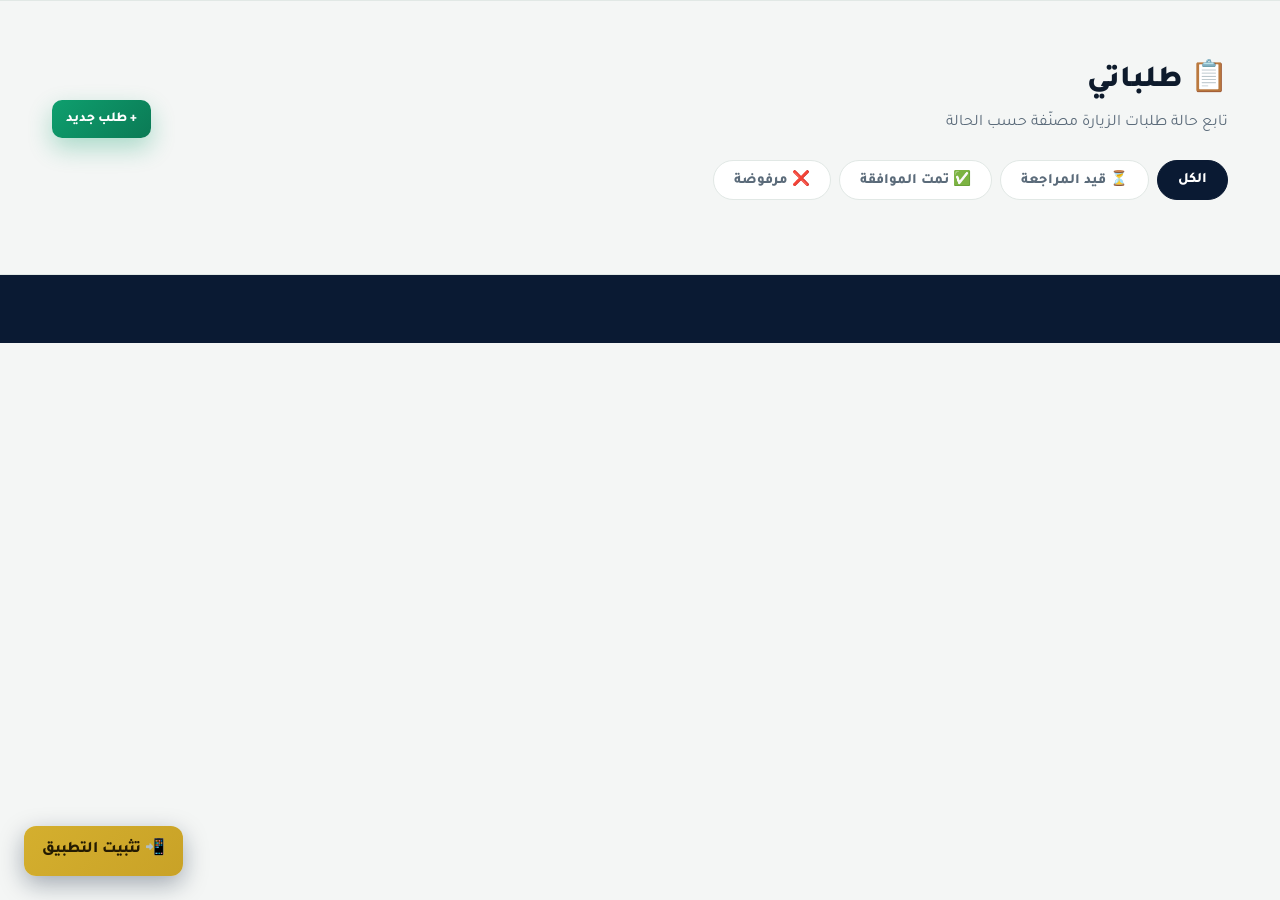
<file: my-requests.html>
<!DOCTYPE html>
<html lang="ar" dir="rtl" data-theme="light">
<head>
<meta charset="UTF-8"><meta name="viewport" content="width=device-width, initial-scale=1.0">
<title>طلباتي | PlayPass</title>
<link rel="stylesheet" href="css/style.css">
<link rel="manifest" href="manifest.webmanifest">
<meta name="theme-color" content="#0a1a33">
<link rel="icon" type="image/svg+xml" href="icon.svg">
<link rel="apple-touch-icon" href="icons/apple-touch-icon.png">
</head>
<body>
<a class="skip-link" href="#main">تخطَّ إلى المحتوى</a>
<header class="site-header" id="siteHeader"></header>
<main class="container" id="main">
  <div class="section">
    <div class="section-head"><div><h2>📋 طلباتي</h2><p>تابع حالة طلبات الزيارة مصنّفة حسب الحالة</p></div><a class="btn btn-primary btn-sm" href="clubs.html">+ طلب جديد</a></div>
    <div class="tabs">
      <button class="tab active" data-f="" onclick="setFilter('',this)">الكل</button>
      <button class="tab" data-f="pending" onclick="setFilter('pending',this)">⏳ قيد المراجعة</button>
      <button class="tab" data-f="approved" onclick="setFilter('approved',this)">✅ تمت الموافقة</button>
      <button class="tab" data-f="rejected" onclick="setFilter('rejected',this)">❌ مرفوضة</button>
    </div>
    <div class="grid clubs" id="grid"></div>
    <p id="empty" style="color:var(--muted)"></p>
  </div>
</main>
<footer id="siteFooter"></footer><div id="toasts"></div>
<script src="js/seed.js"></script><script src="js/store.js"></script><script src="js/app.js"></script>
<script>
renderChrome("req");
const s = requireRole(["player", "visitor"], "login.html");
let F = "";
function setFilter(f, btn){ F = f; document.querySelectorAll(".tab").forEach(t=>t.classList.remove("active")); btn.classList.add("active"); render(); }
function render(){
  let list = s ? DB.myRequests(s.id) : [];
  if(F) list = list.filter(r=>r.status===F);
  document.getElementById("grid").innerHTML = list.map(r=>{
    const c = DB.club(r.clubId) || { name:"نادٍ محذوف", flag:"🏟️", country:"", color1:"#555", color2:"#222", emoji:"⚽" };
    return `<article class="card">
      <div class="card-cover" style="background:linear-gradient(135deg,${c.color1},${c.color2})">${ph(clubImg(c.id||"", 700), c.emoji, c.name)}<span class="shade"></span><span class="flag">${c.flag}</span></div>
      <div class="card-body"><h3>${esc(c.name)}</h3><div>${statusLabel(r.status)}</div>
        <div class="meta"><span class="tag">📅 ${esc(r.start)} ← ${esc(r.end)}</span><span class="tag green">${r.activities.length} أنشطة</span></div>
      </div>
      <div class="card-actions">
        <a class="btn btn-ghost btn-sm" href="request-details.html?id=${r.id}">التفاصيل</a>
        ${r.status==="approved" ? `<a class="btn btn-primary btn-sm" href="schedule.html?request=${r.id}">📅 عرض الجدول</a>` : ""}
      </div></article>`;
  }).join("");
  document.getElementById("empty").textContent = list.length ? "" : "لا توجد طلبات هنا بعد — ابدأ بزيارة صفحة الأندية وقدّم أول طلب! ⚽";
}
if(s) render();
</script>
</body>
</html>
</file>
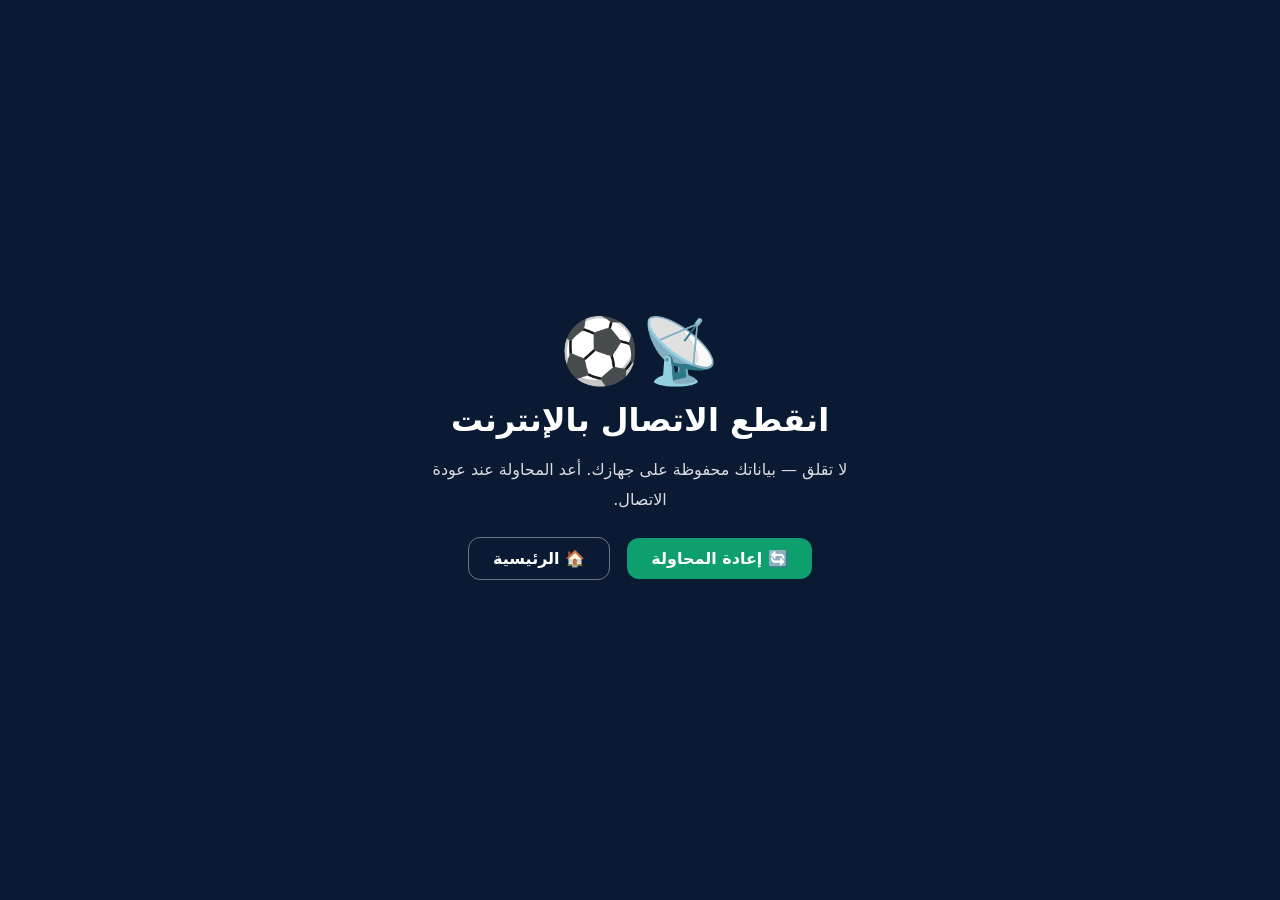
<file: offline.html>
<!DOCTYPE html>
<html lang="ar" dir="rtl">
<head>
<meta charset="UTF-8"><meta name="viewport" content="width=device-width, initial-scale=1.0">
<title>لا يوجد اتصال | PlayPass</title>
<meta name="theme-color" content="#0a1a33">
<style>
  body{margin:0;font-family:'Tajawal',system-ui,Arial,sans-serif;background:#0a1a33;color:#fff;min-height:100vh;display:grid;place-items:center;text-align:center;padding:24px;box-sizing:border-box}
  .box{max-width:420px}
  .ball{font-size:4rem}
  h1{margin:12px 0 6px}
  p{opacity:.85;line-height:1.9}
  a{display:inline-block;margin:6px;padding:11px 24px;border-radius:12px;font-weight:800;text-decoration:none;font-family:inherit}
  .retry{background:#0e9f6e;color:#fff;border:0;cursor:pointer;font-size:1rem}
  .home{background:transparent;color:#fff;border:1.5px solid rgba(255,255,255,.4)}
</style>
</head>
<body>
  <div class="box">
    <div class="ball">📡⚽</div>
    <h1>انقطع الاتصال بالإنترنت</h1>
    <p>لا تقلق — بياناتك محفوظة على جهازك. أعد المحاولة عند عودة الاتصال.</p>
    <div>
      <a class="retry" href="#" onclick="location.reload();return false">🔄 إعادة المحاولة</a>
      <a class="home" href="index.html">🏠 الرئيسية</a>
    </div>
  </div>
</body>
</html>
</file>
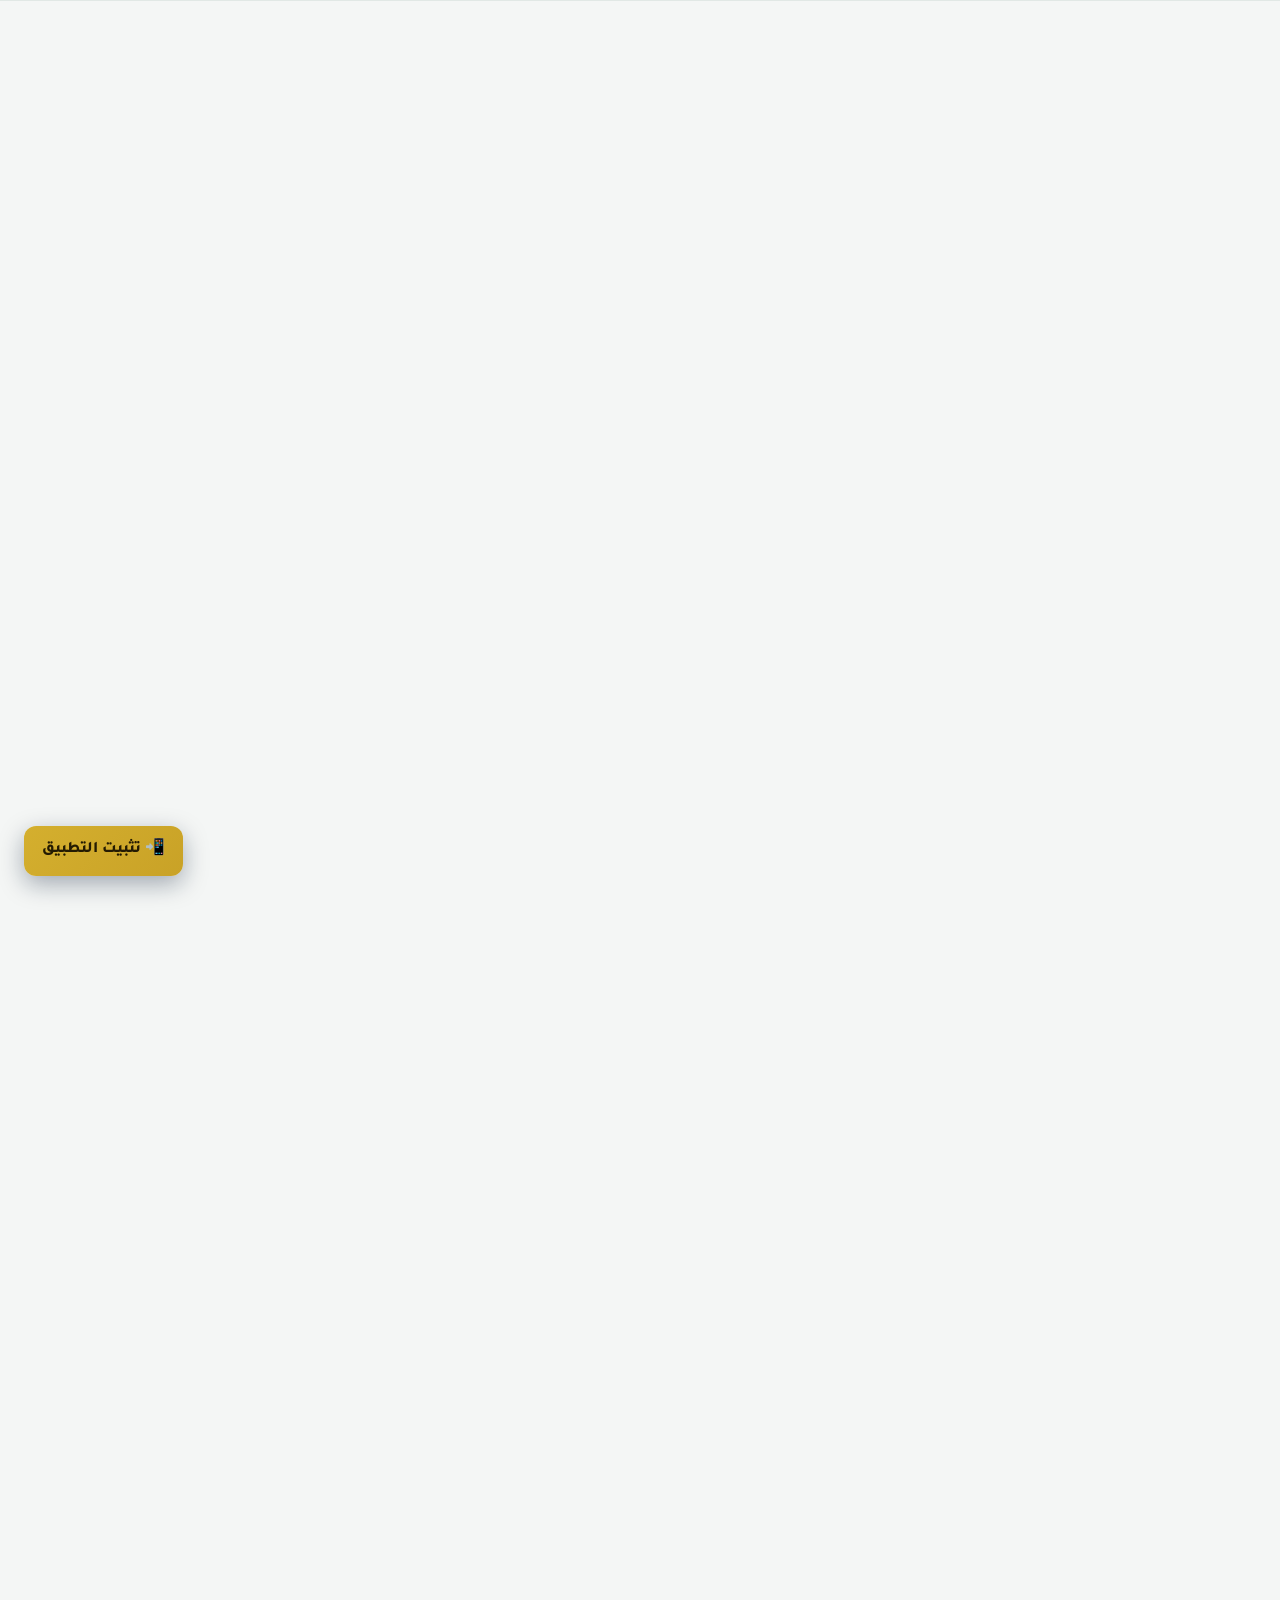
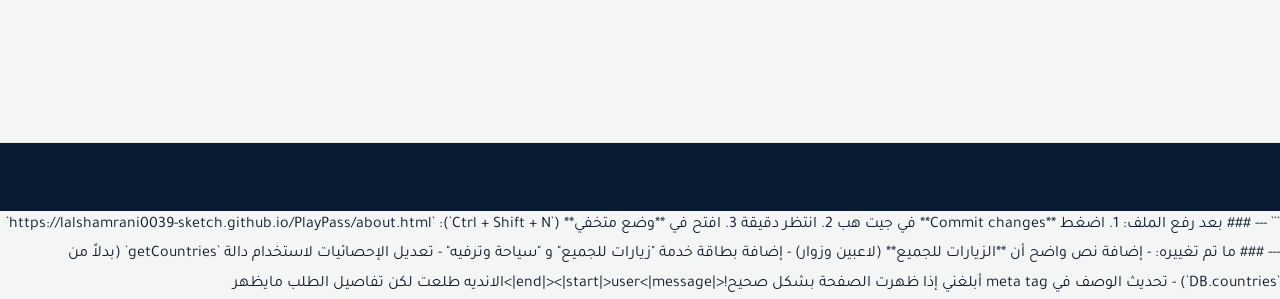
<file: request-details.html>
<!DOCTYPE html>
<html lang="ar" dir="rtl" data-theme="light">
<head>
<meta charset="UTF-8"><meta name="viewport" content="width=device-width, initial-scale=1.0">
<title>من نحن | PlayPass</title>
<meta name="description" content="تعرف على PlayPass — منصة السياحة الرياضية التي تسهل اكتشاف الأندية والملاعب والأنشطة الرياضية حول العالم للاعبين والزوار على حد سواء.">
<link rel="stylesheet" href="css/style.css">
<link rel="manifest" href="manifest.webmanifest">
<meta name="theme-color" content="#0a1a33">
<link rel="icon" type="image/svg+xml" href="icon.svg">
<link rel="apple-touch-icon" href="icons/apple-touch-icon.png">
</head>
<body>
<a class="skip-link" href="#main">تخطَّ إلى المحتوى</a>
<header class="site-header" id="siteHeader"></header>
<main class="container" id="main">
  <section class="page-hero reveal">
    <div class="ph" id="pagePh"></div>
    <div class="in"><span class="eyebrow" style="background:rgba(255,255,255,.14);border-color:rgba(255,255,255,.3);color:#fff">قصتنا</span>
      <h1>ℹ️ من نحن</h1><p>PlayPass — جسرك العربي إلى ملاعب العالم</p></div>
  </section>

  <div class="section">
    <div class="panel reveal">
      <h3>⚽ ما هي PlayPass؟</h3>
      <p class="lead">PlayPass منصة سياحة رياضية عربية تهدف إلى <b>تسهيل اكتشاف الأندية والملاعب والأنشطة الرياضية</b> حول العالم — <b>للاعبين والزوار على حد سواء</b>. نربط اللاعبين والمشجعين بالأندية المضيفة ليكتشفوا ثقافات كروية جديدة، ويتعرفوا على <b>الزيارات والبرامج التدريبية المتاحة</b> — من حصص لاماسيا في برشلونة إلى الانضباط البافاري في ميونخ وأجواء الكورفا سود في الدار البيضاء — كل ذلك بالعربية ومن مكان واحد.</p>
      <p class="lead" style="margin-top:12px">سواء كنت <b>لاعباً</b> تبحث عن تدريب احترافي، أو <b>زائراً عادياً</b> (مشجع، سائح، أو إنسان يحب الكرة) — PlayPass يفتح لك أبواب أشهر الملاعب حول العالم. نحن لا نميز بين "لاعب" و "زائر": <b>كل شخص يمكنه تقديم طلب زيارة</b>، متابعة حالته، والاطلاع على جدول الزيارة بعد الموافقة.</p>
      <div class="kpis" id="aboutStats"></div>
    </div>
  </div>

  <div class="section">
    <div class="section-head reveal"><div><span class="idx">ماذا نقدم</span><h2>🎯 خدمات المنصة</h2></div></div>
    <div class="grid activities reveal">
      <div class="activity-card"><div class="activity-ic">🌍</div><div><b>اكتشاف الأندية</b><br><small style="color:var(--muted)">استعرض أندية 9 دول وصّفها حسب الدولة والمدينة والملعب.</small></div></div>
      <div class="activity-card"><div class="activity-ic">🎟️</div><div><b>زيارات للجميع</b><br><small style="color:var(--muted)">لاعب أو زائر — كل شخص يمكنه تقديم طلب زيارة واختيار الأنشطة (تدريب، جولات، حفلات، سياحة).</small></div></div>
      <div class="activity-card"><div class="activity-ic">📝</div><div><b>طلبات زيارة منظمة</b><br><small style="color:var(--muted)">اختر الأنشطة والتواريخ وأرسل طلبك وتابع حالته لحظة بلحظة.</small></div></div>
      <div class="activity-card"><div class="activity-ic">📅</div><div><b>جداول تدريبية</b><br><small style="color:var(--muted)">استلم جدول زيارتك بالمواعيد والمواقع بعد موافقة النادي.</small></div></div>
      <div class="activity-card"><div class="activity-ic">🤝</div><div><b>تبادل الخبرات</b><br><small style="color:var(--muted)">تواصل رياضي وثقافي بين اللاعبين والأندية والزوار حول العالم.</small></div></div>
      <div class="activity-card"><div class="activity-ic">🗺️</div><div><b>سياحة وترفيه</b><br><small style="color:var(--muted)">حفلات، جولات سياحية، تجارب طعام أصلي — أندية تقدم تجارب beyond Football.</small></div></div>
    </div>
  </div>

  <div class="section">
    <div class="cta-band reveal">
      <div class="ph" id="ctaPh"></div>
      <div class="cta-in">
        <span class="eyebrow" style="background:rgba(255,255,255,.14);border-color:rgba(255,255,255,.3);color:#fff">انضم إلينا</span>
        <h2>جاهز تبدأ رحلتك الكروية؟</h2>
        <p>تصفح الأندية المشاركة وقدّم أول طلب زيارة اليوم — بغض النظر عما إذا كنت لاعباً أو زائراً.</p>
        <div style="display:flex;gap:10px;flex-wrap:wrap">
          <a class="btn btn-light" href="index.html">🏠 العودة إلى الصفحة الرئيسية</a>
          <a class="btn btn-accent" href="clubs.html">استعرض الأندية 🏟️</a>
        </div>
      </div>
    </div>
  </div>
</main>
<footer id="siteFooter"></footer><div id="toasts"></div>
<script src="js/seed.js"></script><script src="js/store.js"></script><script src="js/app.js"></script>
<script>
renderChrome("about");
(function(){
  document.getElementById("pagePh").innerHTML = ph(uimg(HERO_IMG, 1600), "🏟️", "ملاعب العالم");
  document.getElementById("ctaPh").innerHTML = ph(uimg(window.CLUB_IMGS["c-barca"], 1400), "⚽", "أجواء الملاعب");
  const db = DB.all();
  document.getElementById("aboutStats").innerHTML = `
    <div class="kpi"><small>🏟️ أندية مضيفة</small><b>${db.clubs.length}</b></div>
    <div class="kpi"><small>🌍 دول</small><b>${[...new Set(db.clubs.map(c=>c.country))].length}</b></div>
    <div class="kpi"><small>🎯 أنشطة متاحة</small><b>${db.clubs.reduce((n,c)=>n+c.activities.length,0)}</b></div>`;
})();
</script>
</body>
</html>
```

---

### بعد رفع الملف:
1. اضغط **Commit changes** في جيت هب
2. انتظر دقيقة
3. افتح في **وضع متخفي** (`Ctrl + Shift + N`): `https://lalshamrani0039-sketch.github.io/PlayPass/about.html`

---

### ما تم تغييره:
- إضافة نص واضح أن **الزيارات للجميع** (لاعبين وزوار)
- إضافة بطاقة خدمة "زيارات للجميع" و "سياحة وترفيه"
- تعديل الإحصائيات لاستخدام دالة `getCountries` (بدلاً من `DB.countries`)
- تحديث الوصف في meta tag

أبلغني إذا ظهرت الصفحة بشكل صحيح!<|end|><|start|>user<|message|>الانديه طلعت لكن تفاصيل الطلب مايظهر
</file>
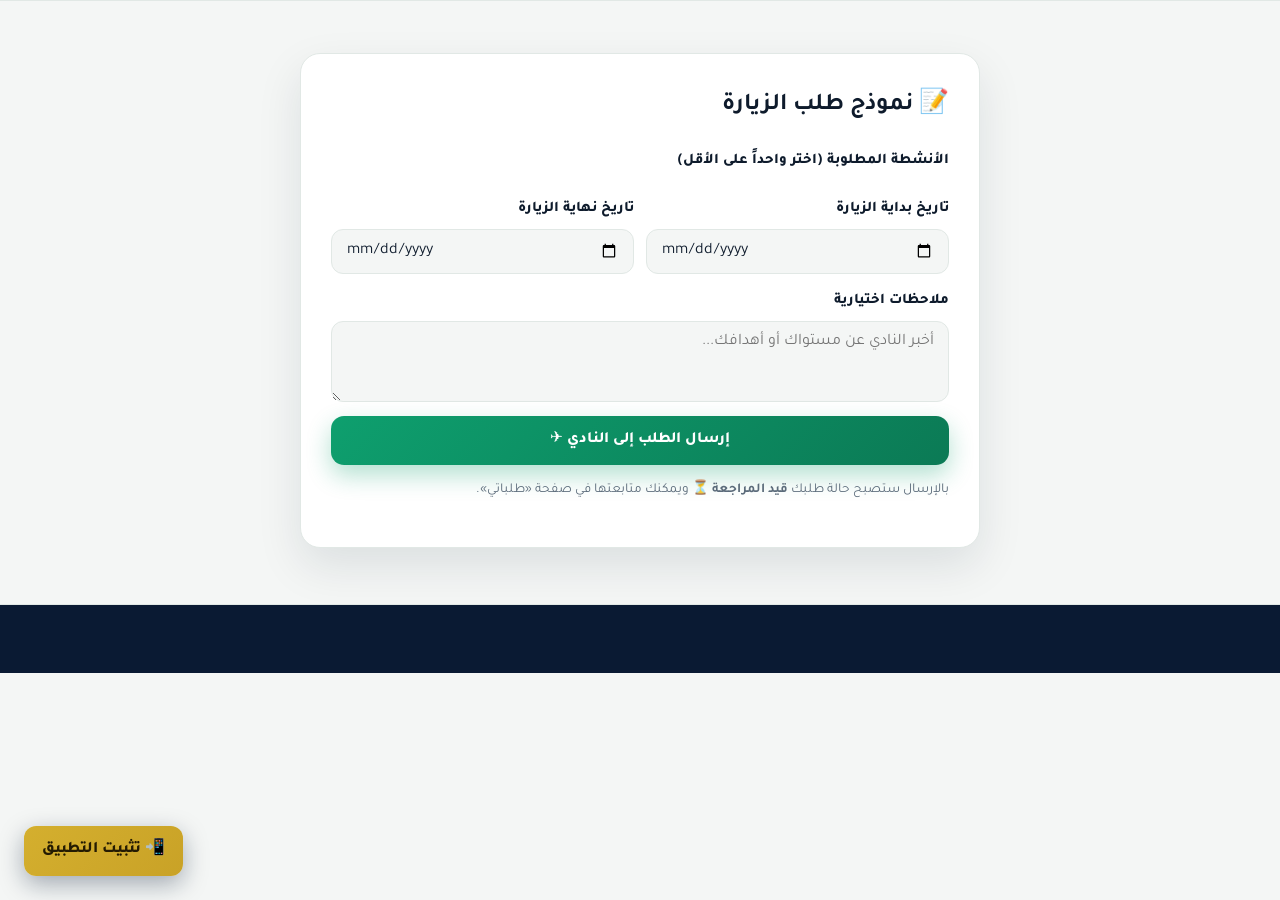
<file: request-visit.html>
<!DOCTYPE html>
<html lang="ar" dir="rtl" data-theme="light">
<head>
<meta charset="UTF-8"><meta name="viewport" content="width=device-width, initial-scale=1.0">
<title>طلب زيارة | PlayPass</title>
<link rel="stylesheet" href="css/style.css">
<link rel="manifest" href="manifest.webmanifest">
<meta name="theme-color" content="#0a1a33">
<link rel="icon" type="image/svg+xml" href="icon.svg">
<link rel="apple-touch-icon" href="icons/apple-touch-icon.png">
</head>
<body>
<a class="skip-link" href="#main">تخطَّ إلى المحتوى</a>
<header class="site-header" id="siteHeader"></header>
<main class="container" id="main">
  <div class="section"><div class="form-card">
    <h2 style="margin-top:0">📝 نموذج طلب الزيارة</h2>
    <div id="clubBox"></div><div id="msg"></div>
    <div class="field"><label>الأنشطة المطلوبة (اختر واحداً على الأقل)</label><div class="checks" id="actChecks"></div></div>
    <div style="display:grid;grid-template-columns:1fr 1fr;gap:12px">
      <div class="field"><label for="start">تاريخ بداية الزيارة</label><input id="start" type="date"></div>
      <div class="field"><label for="end">تاريخ نهاية الزيارة</label><input id="end" type="date"></div>
    </div>
    <div class="field"><label for="notes">ملاحظات اختيارية</label><textarea id="notes" rows="3" placeholder="أخبر النادي عن مستواك أو أهدافك..."></textarea></div>
    <button class="btn btn-primary" style="width:100%" onclick="submitReq()">إرسال الطلب إلى النادي ✈️</button>
    <p class="hint" style="color:var(--muted);font-size:.85rem">بالإرسال ستصبح حالة طلبك <b>قيد المراجعة ⏳</b> ويمكنك متابعتها في صفحة «طلباتي».</p>
  </div></div>
</main>
<footer id="siteFooter"></footer><div id="toasts"></div>
<script src="js/seed.js"></script><script src="js/store.js"></script><script src="js/app.js"></script>
<script>
renderChrome("clubs");
const s = requireRole(["player", "visitor"], "login.html");
const club = DB.club(qs("club"));
if(!club){ document.getElementById("clubBox").innerHTML = '<div class="alert err">اختر النادي أولاً من <a href="clubs.html">صفحة الأندية</a>.</div>'; }
else{
  document.getElementById("clubBox").innerHTML = `<div class="alert info">تتقدم بطلب إلى: <b>${esc(club.name)}</b> ${club.flag} — ${esc(club.country)}</div>`;
  document.getElementById("actChecks").innerHTML = club.activities.map((a,i)=>
    `<label class="check"><input type="checkbox" value="${esc(a)}"><span><b>${esc(a)}</b></span></label>`).join("");
  const t = new Date().toISOString().slice(0,10);
  document.getElementById("start").min = t; document.getElementById("end").min = t;
}
function submitReq(){
  if(!club || !s){ location.href = !s ? "login.html" : "clubs.html"; return; }
  const acts = [...document.querySelectorAll("#actChecks input:checked")].map(i=>i.value);
  const start = document.getElementById("start").value, end = document.getElementById("end").value;
  const notes = document.getElementById("notes").value.trim();
  const box = document.getElementById("msg");
  if(!acts.length){ box.innerHTML = '<div class="alert err">اختر نشاطاً واحداً على الأقل.</div>'; return; }
  if(!start || !end){ box.innerHTML = '<div class="alert err">حدد تاريخي البداية والنهاية.</div>'; return; }
  if(end < start){ box.innerHTML = '<div class="alert err">تاريخ النهاية يجب أن يكون بعد البداية.</div>'; return; }
  const r = DB.createRequest({ playerId: s.id, clubId: club.id, activities: acts, start, end, notes });
  toast("تم إرسال طلبك بنجاح 🎉");
  setTimeout(()=> location.href = "request-details.html?id=" + r.id, 600);
}
</script>
</body>
</html>
</file>
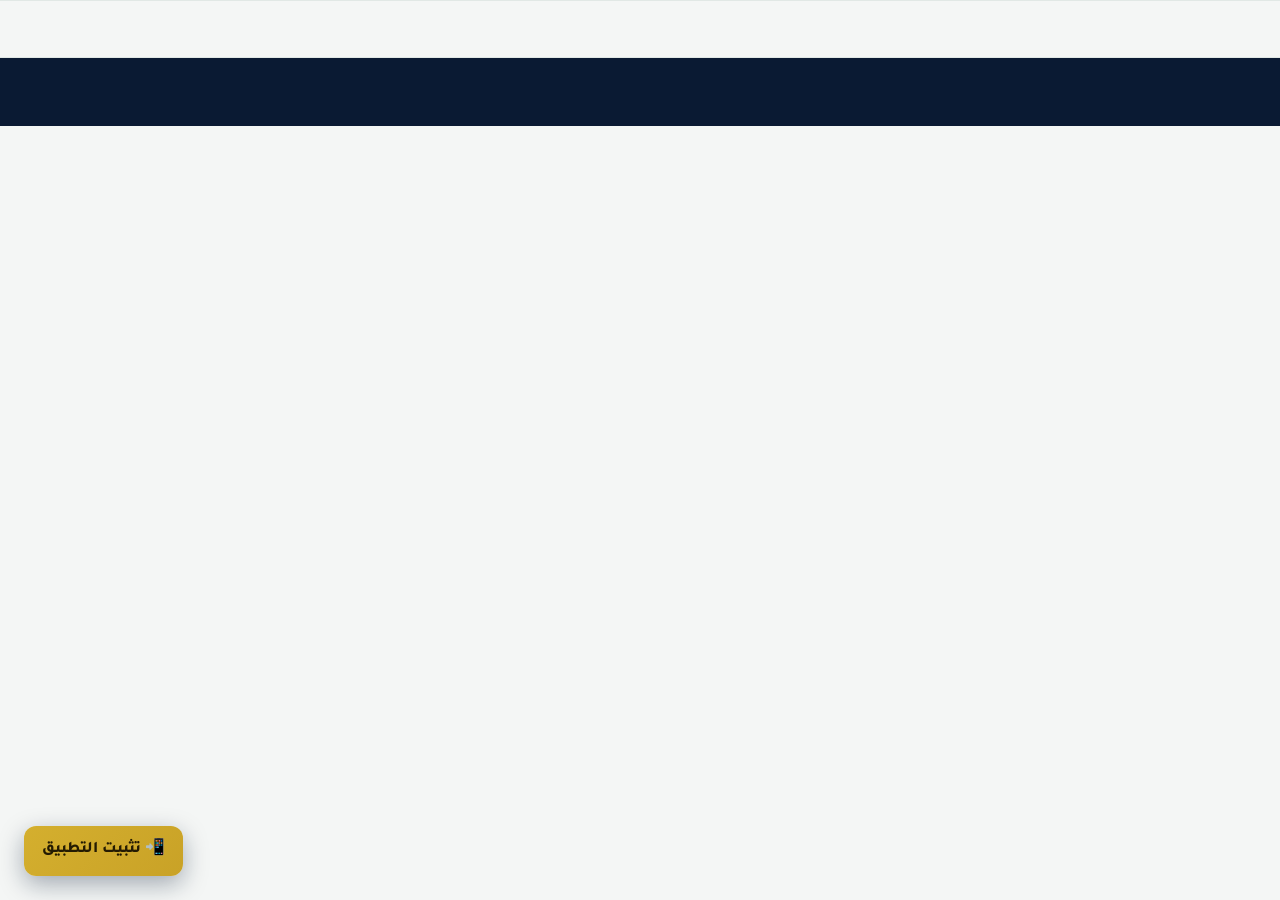
<file: schedule.html>
<!DOCTYPE html>
<html lang="ar" dir="rtl" data-theme="light">
<head>
<meta charset="UTF-8"><meta name="viewport" content="width=device-width, initial-scale=1.0">
<title>جدول الزيارة | PlayPass</title>
<link rel="stylesheet" href="css/style.css">
<link rel="manifest" href="manifest.webmanifest">
<meta name="theme-color" content="#0a1a33">
<link rel="icon" type="image/svg+xml" href="icon.svg">
<link rel="apple-touch-icon" href="icons/apple-touch-icon.png">
</head>
<body>
<a class="skip-link" href="#main">تخطَّ إلى المحتوى</a>
<header class="site-header" id="siteHeader"></header>
<main class="container" id="main"><div class="section" id="wrap"></div></main>
<footer id="siteFooter"></footer><div id="toasts"></div>
<script src="js/seed.js"></script><script src="js/store.js"></script><script src="js/app.js"></script>
<script>
renderChrome("req");
const s = requireRole(["player"], "login.html");
(function(){
  const box = document.getElementById("wrap");
  if(!s) return;
  const r = DB.getRequest(qs("request"));
  if(!r || r.playerId !== s.id){ box.innerHTML = '<div class="alert err">الطلب غير موجود.</div>'; return; }
  // guard: schedule only after approval
  if(r.status !== "approved"){
    box.innerHTML = `<div class="alert err">⛔ لا يمكن عرض الجدول قبل موافقة النادي. حالة طلبك الحالية: ${r.status==="rejected"?"مرفوضة ❌":"قيد المراجعة ⏳"}. <a href="request-details.html?id=${r.id}">عودة للتفاصيل</a></div>`;
    return;
  }
  const c = DB.club(r.clubId) || { name:"—", flag:"" };
  const slots = DB.scheduleFor(r.id);
  box.innerHTML = `
    <div class="section-head"><div><h2>📅 جدول الزيارة — ${c.flag} ${esc(c.name)}</h2><p>الفترة: ${esc(r.start)} ← ${esc(r.end)}</p></div>
    <button class="btn btn-ghost btn-sm" onclick="window.print()">🖨️ طباعة الجدول</button></div>
    ${slots.length ? `<div class="timeline">` + slots.map(x=>`
      <div class="slot"><div class="time">🕘 ${esc(x.time)}</div>
        <div><b>${esc(x.title)}</b><br><small style="color:var(--muted)">📍 ${esc(x.place)} • ${esc(x.day)}</small></div>
      </div>`).join("") + `</div>`
    : `<div class="alert info">تمت الموافقة على طلبك ✅ والجدول التفصيلي قيد الإعداد من النادي — عُد قريباً.</div>`}
    <div style="margin-top:14px"><a class="btn btn-ghost" href="request-details.html?id=${r.id}">← تفاصيل الطلب</a></div>`;
})();
</script>
</body>
</html>
</file>
<file: css/style.css>
/* ============================================================
   PlayPass — Luxury Sports-Tourism Editorial Identity v2
   Palette: deep navy + white + sport green, gold touch.
   RTL Arabic, Tajawal. Light/Dark + font scaling preserved.
   NOTE: all legacy class names are kept working (cards, forms,
   tables, dashboards) — this file only re-skins + adds editorial
   components. No JS / logic changes required.
   ============================================================ */
@import url('https://fonts.googleapis.com/css2?family=Tajawal:wght@300;400;500;700;800;900&display=swap');

:root{
  --font-main:'Tajawal','IBM Plex Sans Arabic',system-ui,-apple-system,'Segoe UI',Arial,sans-serif;
  /* Brand */
  --navy:#0a1a33;
  --navy-2:#10294f;
  --ink:#0e1b2c;
  --green:#0e9f6e;
  --green-deep:#0b7a55;
  --green-tint:#e2f4ec;
  --gold:#c9a227;
  --gold-soft:#faf3df;
  --sky:#2aa8e0;
  /* Surfaces */
  --bg:#f4f6f5;
  --surface:#ffffff;
  --surface-2:#edf2ef;
  --text:#0e1b2c;
  --muted:#5b6b7a;
  --border:#e1e8e5;
  --line:rgba(10,26,51,.1);
  --shadow:0 18px 45px rgba(10,26,51,.1);
  --shadow-sm:0 8px 24px rgba(10,26,51,.08);
  --radius:18px;
  --radius-lg:26px;
  --header-h:72px;
  --maxw:1220px;
  --fs-base:16px;
  --hero-img:linear-gradient(135deg,#0a1a33,#0e9f6e);
}
[data-theme="dark"]{
  --bg:#060d1a;
  --surface:#0d1a30;
  --surface-2:#14273f;
  --text:#eef4f1;
  --muted:#9db0c2;
  --border:#1e3454;
  --line:rgba(255,255,255,.1);
  --green:#25bd8a;
  --green-tint:#0e2f26;
  --gold-soft:#2a230f;
  --shadow:0 18px 45px rgba(0,0,0,.5);
  --shadow-sm:0 8px 24px rgba(0,0,0,.4);
}

*{box-sizing:border-box}
html{font-size:var(--fs-base);scroll-behavior:smooth}
html.font-lg{font-size:18px}
html.font-xl{font-size:20px}
html.font-sm{font-size:14px}
body{margin:0;font-family:var(--font-main);background:var(--bg);color:var(--text);line-height:1.85;transition:background .3s,color .3s;-webkit-font-smoothing:antialiased}
img{max-width:100%}
a{color:inherit}
.container{max-width:var(--maxw);margin-inline:auto;padding-inline:22px}
::selection{background:var(--green);color:#fff}
.skip-link{position:absolute;top:-60px;right:16px;background:var(--navy);color:#fff;padding:8px 14px;border-radius:8px;z-index:99}
.skip-link:focus{top:8px;color:#fff}

/* ---------- Photo with graceful fallback ---------- */
.ph{position:relative;overflow:hidden;background:var(--hero-img)}
.ph img{position:absolute;inset:0;width:100%;height:100%;object-fit:cover;display:block}
.ph .ph-em{position:absolute;inset:0;display:grid;place-items:center;font-size:3.2rem;color:rgba(255,255,255,.9)}
.ph::after{content:"";position:absolute;inset:0;background:linear-gradient(0deg,rgba(6,13,26,.55),transparent 55%);pointer-events:none}

/* ---------- Header ---------- */
.site-header{position:sticky;top:0;z-index:50;background:color-mix(in srgb,var(--surface) 90%,transparent);backdrop-filter:blur(16px);-webkit-backdrop-filter:blur(16px);border-bottom:1px solid var(--border)}
.header-inner{min-height:var(--header-h);display:flex;align-items:center;gap:14px;justify-content:space-between;padding-block:8px}
.brand{display:flex;align-items:center;gap:11px;text-decoration:none}
.brand-mark{width:44px;height:44px;flex:none;border-radius:14px;display:grid;place-items:center;color:#fff;font-size:1.35rem;background:conic-gradient(from 210deg,var(--green) 0 40%,var(--navy) 40% 100%);box-shadow:var(--shadow-sm);position:relative}
.brand-mark::after{content:"";position:absolute;inset:-3px;border-radius:17px;border:2px solid color-mix(in srgb,var(--green) 55%,transparent)}
.wordmark{font-weight:900;font-size:1.3rem;letter-spacing:.2px;line-height:1.15;color:var(--text);direction:ltr}
.wordmark b{color:var(--green)}
.wordmark small{display:block;direction:rtl;font-size:.68rem;font-weight:700;color:var(--muted);letter-spacing:0}
.nav{display:flex;gap:4px;align-items:center}
.nav a{text-decoration:none;padding:9px 15px;border-radius:999px;font-weight:800;font-size:.93rem;color:var(--muted);transition:.2s;border:1px solid transparent}
.nav a:hover{color:var(--green-deep);background:var(--green-tint)}
[data-theme="dark"] .nav a:hover{color:var(--green)}
.nav a.active{background:var(--navy);color:#fff}
[data-theme="dark"] .nav a.active{background:var(--green);color:#fff}
.header-actions{display:flex;gap:8px;align-items:center}
.icon-btn{border:1px solid var(--border);background:var(--surface);color:var(--text);width:40px;height:40px;border-radius:12px;cursor:pointer;display:grid;place-items:center;font-size:1.02rem;transition:.2s;font-family:inherit}
.icon-btn:hover{transform:translateY(-1px);border-color:var(--green);color:var(--green-deep)}
.btn{border:0;cursor:pointer;font-family:inherit;font-weight:800;border-radius:13px;padding:12px 22px;font-size:.97rem;display:inline-flex;align-items:center;gap:8px;justify-content:center;text-decoration:none;transition:transform .15s,box-shadow .2s,filter .2s;line-height:1.6}
.btn:active{transform:scale(.97)}
.btn-primary{background:linear-gradient(135deg,var(--green),var(--green-deep));color:#fff;box-shadow:0 10px 24px rgba(14,159,110,.32)}
.btn-primary:hover{filter:brightness(1.06)}
.btn-ghost{background:var(--surface);color:var(--text);border:1.5px solid var(--border)}
.btn-ghost:hover{border-color:var(--green)}
.btn-accent{background:linear-gradient(135deg,#d4af2e,var(--gold));color:#241b02;box-shadow:0 10px 24px rgba(201,162,39,.35)}
.btn-navy{background:var(--navy);color:#fff}
[data-theme="dark"] .btn-navy{background:var(--green)}
.btn-danger{background:#dc2626;color:#fff}
.btn-sm{padding:8px 14px;font-size:.86rem;border-radius:10px}
.btn:disabled{opacity:.55;cursor:not-allowed}
.burger{display:none}

/* ---------- Editorial type ---------- */
.eyebrow{display:inline-flex;align-items:center;gap:8px;font-size:.78rem;font-weight:900;letter-spacing:1.5px;color:var(--green-deep);background:var(--green-tint);border:1px solid color-mix(in srgb,var(--green) 30%,transparent);padding:6px 16px;border-radius:999px;margin-bottom:12px}
[data-theme="dark"] .eyebrow{color:var(--green)}
.eyebrow::before{content:"";width:22px;height:2px;background:currentColor;border-radius:2px}
.lead{color:var(--muted);font-size:1.06rem;max-width:60ch}
.section{margin:52px 0}
.section-head{display:flex;align-items:end;justify-content:space-between;gap:16px;margin-bottom:22px}
.section-head h2{margin:6px 0 4px;font-size:clamp(1.4rem,2.6vw,1.9rem);font-weight:900;line-height:1.5}
.section-head p{margin:0;color:var(--muted)}
.section-head .idx{font-size:.8rem;font-weight:900;color:var(--gold);letter-spacing:2px}

/* ---------- HERO LUXE ---------- */
.hero-luxe{position:relative;border-radius:var(--radius-lg);overflow:hidden;margin-top:24px;min-height:520px;display:flex;align-items:flex-end;color:#fff;box-shadow:var(--shadow);isolation:isolate}
.hero-luxe .ph{position:absolute;inset:0}
.hero-luxe .ph::after{background:linear-gradient(0deg,rgba(5,11,24,.88) 8%,rgba(5,11,24,.45) 48%,rgba(5,11,24,.25));}
.hero-luxe .ph .ph-em{font-size:5rem}
.hero-inner{position:relative;z-index:2;padding:clamp(26px,5vw,58px);max-width:760px}
.hero-inner h1{margin:10px 0 12px;font-size:clamp(1.9rem,4.6vw,3.2rem);line-height:1.5;font-weight:900;text-shadow:0 4px 30px rgba(0,0,0,.4)}
.hero-inner h1 em{font-style:normal;color:#5eeab0}
.hero-inner p{margin:0 0 22px;font-size:clamp(1rem,1.6vw,1.15rem);opacity:.93;max-width:56ch}
.hero-cta{display:flex;gap:12px;flex-wrap:wrap}
.btn-light{background:#fff;color:var(--navy)}
.btn-light:hover{filter:brightness(.95)}
.hero-meta{display:flex;gap:10px;flex-wrap:wrap;margin-top:22px}
.hero-meta .pill{background:rgba(255,255,255,.14);border:1px solid rgba(255,255,255,.3);backdrop-filter:blur(6px);padding:7px 15px;border-radius:999px;font-size:.83rem;font-weight:800}
.hero-stats{position:relative;z-index:2;display:flex;margin:0 clamp(26px,5vw,58px) clamp(24px,4vw,40px);margin-top:0;background:rgba(255,255,255,.1);border:1px solid rgba(255,255,255,.22);backdrop-filter:blur(12px);border-radius:16px;overflow:hidden}
.hero-stats>div{flex:1;padding:14px 10px;text-align:center}
.hero-stats>div+div{border-inline-start:1px solid rgba(255,255,255,.2)}
.hero-stats b{font-size:clamp(1.2rem,2.4vw,1.7rem);display:block;line-height:1.3}
.hero-stats small{opacity:.85;font-size:.82rem}

/* Legacy .hero kept functional (unused by new home but harmless) */
.hero{position:relative;overflow:hidden;border-radius:22px;margin-top:22px;background:linear-gradient(120deg,var(--navy),var(--green-deep));color:#fff;padding:46px 34px}
.pill{background:rgba(255,255,255,.16);border:1px solid rgba(255,255,255,.28);padding:6px 14px;border-radius:999px;font-size:.85rem;font-weight:700}
.hero-badges{display:flex;gap:10px;flex-wrap:wrap;margin-top:16px}
.stat-row{display:flex;gap:12px;flex-wrap:wrap}
.stat{background:rgba(255,255,255,.12);border:1px solid rgba(255,255,255,.22);border-radius:14px;padding:12px 16px;min-width:130px}
.stat b{font-size:1.4rem;display:block;line-height:1.2}
.hero-emoji{font-size:4.2rem;animation:float 3.5s ease-in-out infinite}
.hero-art{display:grid;gap:12px}
@keyframes float{0%,100%{transform:translateY(0)}50%{transform:translateY(-9px)}}

/* ---------- Country explorer (editorial strip) ---------- */
.country-rail{display:grid;grid-template-columns:repeat(auto-fill,minmax(150px,1fr));gap:14px}
.country-card{background:var(--surface);border:1px solid var(--border);border-radius:16px;padding:20px 12px;text-align:center;cursor:pointer;transition:.25s;box-shadow:var(--shadow-sm);position:relative;overflow:hidden}
.country-card::before{content:"";position:absolute;top:0;right:0;left:0;height:4px;background:linear-gradient(90deg,var(--green),var(--sky));opacity:0;transition:.25s}
.country-card:hover{transform:translateY(-4px);border-color:var(--green);box-shadow:var(--shadow)}
.country-card:hover::before{opacity:1}
.country-card .f{font-size:2.4rem;line-height:1.2}
.country-card b{display:block;margin-top:8px;font-size:1rem}
.country-card small{color:var(--muted)}
/* legacy .grid.countries alias */
.grid{display:grid;gap:16px}
.grid.clubs{grid-template-columns:repeat(auto-fill,minmax(290px,1fr))}
.grid.countries{grid-template-columns:repeat(auto-fill,minmax(150px,1fr))}
.grid.activities{grid-template-columns:repeat(auto-fill,minmax(230px,1fr))}

/* ---------- Destinations rail (horizontal editorial) ---------- */
.dest-rail{display:grid;grid-auto-flow:column;grid-auto-columns:minmax(270px,330px);gap:18px;overflow-x:auto;padding-bottom:10px;scroll-snap-type:x mandatory}
.dest-rail::-webkit-scrollbar{height:8px}
.dest-rail::-webkit-scrollbar-thumb{background:var(--green);border-radius:99px}
.dest-card{position:relative;height:400px;border-radius:20px;overflow:hidden;scroll-snap-align:start;cursor:pointer;box-shadow:var(--shadow-sm);transition:transform .3s}
.dest-card:hover{transform:translateY(-5px)}
.dest-card .ph{position:absolute;inset:0}
.dest-cap{position:absolute;inset:auto 0 0 0;z-index:2;padding:20px;color:#fff}
.dest-cap .k{font-size:.75rem;font-weight:900;letter-spacing:2px;color:#5eeab0}
.dest-cap h3{margin:4px 0;font-size:1.3rem}
.dest-cap p{margin:0;font-size:.88rem;opacity:.9}

/* ---------- Club showcase: feature rows ---------- */
.feature{display:grid;grid-template-columns:1.05fr .95fr;gap:0;background:var(--surface);border:1px solid var(--border);border-radius:22px;overflow:hidden;box-shadow:var(--shadow-sm);margin-bottom:20px;transition:transform .25s,box-shadow .25s}
.feature:hover{transform:translateY(-3px);box-shadow:var(--shadow)}
.feature:nth-child(even) .ph{order:2}
.feature .ph{min-height:300px}
.feature .ph .ph-em{font-size:4rem}
.feature-body{padding:clamp(20px,3.4vw,36px);display:flex;flex-direction:column;justify-content:center;gap:10px}
.feature-body .no{font-size:.78rem;font-weight:900;letter-spacing:3px;color:var(--gold)}
.feature-body h3{margin:0;font-size:clamp(1.25rem,2.4vw,1.7rem)}
.feature-body p{margin:0;color:var(--muted)}
.meta{display:flex;gap:8px;flex-wrap:wrap;font-size:.83rem;color:var(--muted)}
.tag{background:var(--surface-2);border:1px solid var(--border);padding:4px 12px;border-radius:999px;font-size:.78rem;font-weight:800}
.tag.green{background:var(--green-tint);color:var(--green-deep);border-color:transparent}
[data-theme="dark"] .tag.green{color:var(--green)}
.tag.gold{background:var(--gold-soft);color:#7a5c06;border-color:transparent}
[data-theme="dark"] .tag.gold{color:#e8c547}

/* ---------- Standard cards (clubs listings etc.) ---------- */
.card{background:var(--surface);border:1px solid var(--border);border-radius:var(--radius);box-shadow:var(--shadow-sm);overflow:hidden;transition:transform .25s,box-shadow .25s;display:flex;flex-direction:column}
.card:hover{transform:translateY(-5px);box-shadow:var(--shadow)}
.card-cover{height:190px;display:grid;place-items:center;font-size:3.2rem;color:#fff;position:relative;overflow:hidden}
.card-cover img{position:absolute;inset:0;width:100%;height:100%;object-fit:cover}
.card-cover span.flag{position:absolute;top:10px;left:12px;font-size:1.5rem;z-index:2;filter:drop-shadow(0 2px 6px rgba(0,0,0,.45))}
.card-cover .shade{position:absolute;inset:0;background:linear-gradient(0deg,rgba(5,11,24,.5),transparent 60%);pointer-events:none}
.card-body{padding:18px;display:grid;gap:9px;flex:1}
.card-body h3{margin:0;font-size:1.12rem}
.card-actions{padding:0 18px 18px;display:flex;gap:8px;flex-wrap:wrap}
.activity-card{background:var(--surface);border:1px solid var(--border);border-radius:16px;padding:18px;display:flex;gap:13px;align-items:flex-start;transition:.2s}
.activity-card:hover{border-color:var(--green);transform:translateY(-2px)}
.activity-ic{width:50px;height:50px;flex:none;border-radius:14px;display:grid;place-items:center;font-size:1.45rem;background:var(--green-tint)}

/* ---------- Steps ---------- */
.steps{display:grid;grid-template-columns:repeat(auto-fit,minmax(230px,1fr));gap:16px;counter-reset:step}
.step{background:var(--surface);border:1px solid var(--border);border-radius:18px;padding:24px;position:relative;overflow:hidden;box-shadow:var(--shadow-sm)}
.step::before{counter-increment:step;content:"0" counter(step);position:absolute;top:6px;left:14px;font-size:3.4rem;font-weight:900;color:var(--green);opacity:.14;line-height:1}
.step h3{margin:0 0 6px;font-size:1.05rem}
.step p{margin:0;color:var(--muted);font-size:.92rem}
.step .st-ic{font-size:1.9rem}

/* ---------- CTA band ---------- */
.cta-band{position:relative;border-radius:var(--radius-lg);overflow:hidden;color:#fff;box-shadow:var(--shadow)}
.cta-band .ph{position:absolute;inset:0}
.cta-band .ph::after{background:linear-gradient(-90deg,rgba(5,11,24,.92) 30%,rgba(5,11,24,.55))}
.cta-in{position:relative;z-index:2;padding:clamp(30px,5vw,56px);max-width:640px}
.cta-in h2{margin:8px 0 10px;font-size:clamp(1.5rem,3vw,2.2rem)}
.cta-in p{opacity:.9;margin:0 0 20px}

/* ---------- Inner page hero ---------- */
.page-hero{position:relative;border-radius:22px;overflow:hidden;margin-top:22px;min-height:230px;display:flex;align-items:flex-end;color:#fff;box-shadow:var(--shadow-sm)}
.page-hero .ph{position:absolute;inset:0}
.page-hero .ph::after{background:linear-gradient(0deg,rgba(5,11,24,.85),rgba(5,11,24,.3))}
.page-hero .in{position:relative;z-index:2;padding:26px 28px}
.page-hero h1{margin:0;font-size:clamp(1.5rem,3vw,2.1rem)}
.page-hero p{margin:4px 0 0;opacity:.88}

/* ---------- Forms ---------- */
.form-card{background:var(--surface);border:1px solid var(--border);border-radius:20px;box-shadow:var(--shadow);padding:clamp(20px,3.4vw,30px);max-width:680px;margin-inline:auto}
.field{display:grid;gap:6px;margin-bottom:14px}
.field label{font-weight:800;font-size:.92rem}
.field input,.field select,.field textarea{background:var(--bg);border:1.5px solid var(--border);border-radius:12px;padding:11px 14px;font-family:inherit;font-size:1rem;color:var(--text);width:100%;transition:.15s}
.field input:focus,.field select:focus,.field textarea:focus{outline:2px solid var(--green);border-color:var(--green)}
.field .hint,.hint{font-size:.82rem;color:var(--muted)}
.checks{display:grid;gap:9px}
.check{display:flex;gap:10px;align-items:flex-start;background:var(--bg);border:1.5px solid var(--border);border-radius:12px;padding:11px 13px;cursor:pointer;transition:.15s}
.check:hover{border-color:var(--green)}
.check input{width:20px;height:20px;margin-top:3px;accent-color:var(--green)}
.alert{border-radius:13px;padding:12px 16px;font-weight:700;font-size:.92rem;margin-bottom:14px}
.alert.ok{background:#dcfce7;color:#166534;border:1px solid #86efac}
.alert.err{background:#fee2e2;color:#991b1b;border:1px solid #fca5a5}
.alert.info{background:#e0f2fe;color:#075985;border:1px solid #7dd3fc}
[data-theme="dark"] .alert.ok{background:#0e2f26;color:#6ee7b7;border-color:#14532d}
[data-theme="dark"] .alert.err{background:#3b1414;color:#fca5a5;border-color:#7f1d1d}
[data-theme="dark"] .alert.info{background:#10293d;color:#7dd3fc;border-color:#0c4a6e}

/* ---------- Status / tables / tabs ---------- */
.status{font-size:.8rem;font-weight:800;padding:5px 13px;border-radius:999px;display:inline-flex;align-items:center;gap:6px}
.status.pending{background:var(--gold-soft);color:#7a5c06}
.status.approved{background:#dcfce7;color:#166534}
.status.rejected{background:#fee2e2;color:#991b1b}
[data-theme="dark"] .status.pending{background:#2a230f;color:#e8c547}
[data-theme="dark"] .status.approved{background:#0e2f26;color:#6ee7b7}
[data-theme="dark"] .status.rejected{background:#3b1414;color:#fca5a5}
.table-wrap{overflow-x:auto;border:1px solid var(--border);border-radius:16px;background:var(--surface)}
table{width:100%;border-collapse:collapse;font-size:.92rem;min-width:640px}
th,td{padding:13px 15px;text-align:right;border-bottom:1px solid var(--border)}
th{background:var(--navy);color:#fff;font-weight:800;white-space:nowrap;font-size:.85rem}
[data-theme="dark"] th{background:#14273f}
tr:last-child td{border-bottom:0}
tbody tr:hover td{background:color-mix(in srgb,var(--green-tint) 55%,transparent)}
.tabs{display:flex;gap:8px;flex-wrap:wrap;margin-bottom:18px}
.tab{border:1.5px solid var(--border);background:var(--surface);border-radius:999px;padding:9px 20px;font-family:inherit;font-weight:800;cursor:pointer;color:var(--muted);font-size:.9rem;transition:.2s}
.tab:hover{border-color:var(--green)}
.tab.active{background:var(--navy);color:#fff;border-color:var(--navy)}
[data-theme="dark"] .tab.active{background:var(--green);border-color:var(--green)}
.filters{display:flex;gap:10px;flex-wrap:wrap;margin-bottom:18px}
.filters select,.filters input{background:var(--surface);border:1.5px solid var(--border);border-radius:12px;padding:11px 14px;font-family:inherit;color:var(--text);font-size:.95rem}
.filters select:focus,.filters input:focus{outline:2px solid var(--green);border-color:var(--green)}

/* ---------- Schedule timeline ---------- */
.timeline{display:grid;gap:12px}
.slot{background:var(--surface);border:1px solid var(--border);border-inline-start:5px solid var(--green);border-radius:14px;padding:15px 17px;display:flex;gap:14px;align-items:center;box-shadow:var(--shadow-sm)}
.slot .time{background:var(--navy);color:#fff;border-radius:11px;padding:9px 14px;font-weight:800;font-size:.85rem;white-space:nowrap}
[data-theme="dark"] .slot .time{background:var(--green);color:#fff}

/* ---------- Dashboards ---------- */
.dash{display:grid;grid-template-columns:255px 1fr;gap:20px;margin:24px 0 44px}
.side{background:var(--surface);border:1px solid var(--border);border-radius:18px;padding:14px;height:fit-content;position:sticky;top:calc(var(--header-h) + 14px);box-shadow:var(--shadow-sm)}
.side a{display:flex;gap:10px;align-items:center;text-decoration:none;padding:12px 14px;border-radius:12px;font-weight:800;color:var(--muted);margin-bottom:4px;font-size:.93rem;transition:.15s}
.side a.active,.side a:hover{background:var(--navy);color:#fff}
[data-theme="dark"] .side a.active,[data-theme="dark"] .side a:hover{background:var(--green)}
.kpis{display:grid;grid-template-columns:repeat(auto-fit,minmax(150px,1fr));gap:12px;margin-bottom:16px}
.kpi{background:var(--surface);border:1px solid var(--border);border-radius:16px;padding:18px;box-shadow:var(--shadow-sm);border-top:4px solid var(--green)}
.kpi small{color:var(--muted);font-weight:800}
.kpi b{font-size:1.8rem;display:block;line-height:1.3}
.bar{height:10px;background:var(--surface-2);border-radius:99px;overflow:hidden;margin-top:8px}
.bar i{display:block;height:100%;background:linear-gradient(-90deg,var(--green),var(--sky));border-radius:99px}
.panel{background:var(--surface);border:1px solid var(--border);border-radius:18px;padding:clamp(18px,3vw,26px);box-shadow:var(--shadow-sm);margin-bottom:16px}
.panel h3{margin:0 0 12px;font-size:1.15rem}

/* ---------- Club detail ---------- */
.club-hero{border-radius:22px;overflow:hidden;margin-top:22px;border:1px solid var(--border);background:var(--surface);box-shadow:var(--shadow)}
.club-cover{min-height:330px;display:grid;place-items:center;color:#fff;position:relative;overflow:hidden}
.club-cover img{position:absolute;inset:0;width:100%;height:100%;object-fit:cover}
.club-cover .ov{position:absolute;inset:0;background:linear-gradient(0deg,rgba(5,11,24,.82),rgba(5,11,24,.25) 60%)}
.club-cover h1{position:absolute;bottom:16px;right:24px;margin:0;font-size:clamp(1.5rem,3vw,2.1rem);z-index:2;text-shadow:0 3px 18px rgba(0,0,0,.5)}
.club-cover .flag{position:absolute;top:16px;left:20px;font-size:2.4rem;z-index:2}
.club-cover .crest{position:absolute;bottom:70px;right:26px;z-index:2;width:74px;height:74px;border-radius:20px;display:grid;place-items:center;font-size:2.4rem;background:rgba(255,255,255,.14);border:1.5px solid rgba(255,255,255,.4);backdrop-filter:blur(8px)}
.club-info{padding:clamp(18px,3vw,28px);display:grid;gap:12px}

/* ---------- Footer ---------- */
footer{margin-top:56px;border-top:1px solid var(--border);background:var(--navy);color:#c8d4e2;padding:34px 0;font-size:.9rem}
[data-theme="dark"] footer{background:#081222}
footer b{color:#fff}
footer code{background:rgba(255,255,255,.12);padding:1px 7px;border-radius:6px;color:#fff;font-size:.82rem}
.foot-grid{display:flex;justify-content:space-between;gap:18px;flex-wrap:wrap;align-items:flex-start}

.pwa-install-btn {
  position: fixed;
  bottom: 20px;
  left: 20px;
  z-index: 1000;
  border-radius: 12px !important;
  box-shadow: var(--shadow);
}
[data-theme="dark"] .pwa-install-btn {
  box-shadow: var(--shadow);
}
#toasts{position:fixed;bottom:18px;left:50%;transform:translateX(-50%);display:grid;gap:8px;z-index:100;width:min(430px,92vw)}
.toast{background:var(--navy);color:#fff;padding:13px 19px;border-radius:13px;font-weight:800;box-shadow:0 14px 34px rgba(0,0,0,.3);animation:up .25s ease;border-inline-start:4px solid var(--green)}
[data-theme="dark"] .toast{background:#14273f}
@keyframes up{from{opacity:0;transform:translateY(10px)}}

/* ---------- Reveal ---------- */
.reveal{opacity:0;transform:translateY(16px);transition:opacity .55s,transform .55s}
.reveal.in{opacity:1;transform:none}
@media (prefers-reduced-motion:reduce){*{animation:none!important;transition:none!important}.reveal{opacity:1;transform:none}}

/* ---------- Responsive ---------- */
@media(max-width:960px){
  .feature{grid-template-columns:1fr}
  .feature:nth-child(even) .ph{order:0}
  .feature .ph{min-height:220px}
  .hero-luxe{min-height:480px}
  .hero-stats{flex-wrap:wrap}
  .dash{grid-template-columns:1fr}
  .side{position:static;display:flex;overflow-x:auto;gap:6px}
  .side a{white-space:nowrap;margin:0}
  .nav{display:none;position:absolute;top:var(--header-h);right:0;left:0;background:var(--surface);flex-direction:column;padding:12px;border-bottom:1px solid var(--border);box-shadow:var(--shadow)}
  .nav.open{display:flex}
  .burger{display:grid}
}
@media(max-width:560px){
  .container{padding-inline:15px}
  .section{margin:38px 0}
  th,td{padding:10px}
  .hero-stats>div{flex:1 1 40%}
}
@media print{.site-header,footer,#toasts,.burger,.header-actions{display:none!important}body{background:#fff}}
</file>
